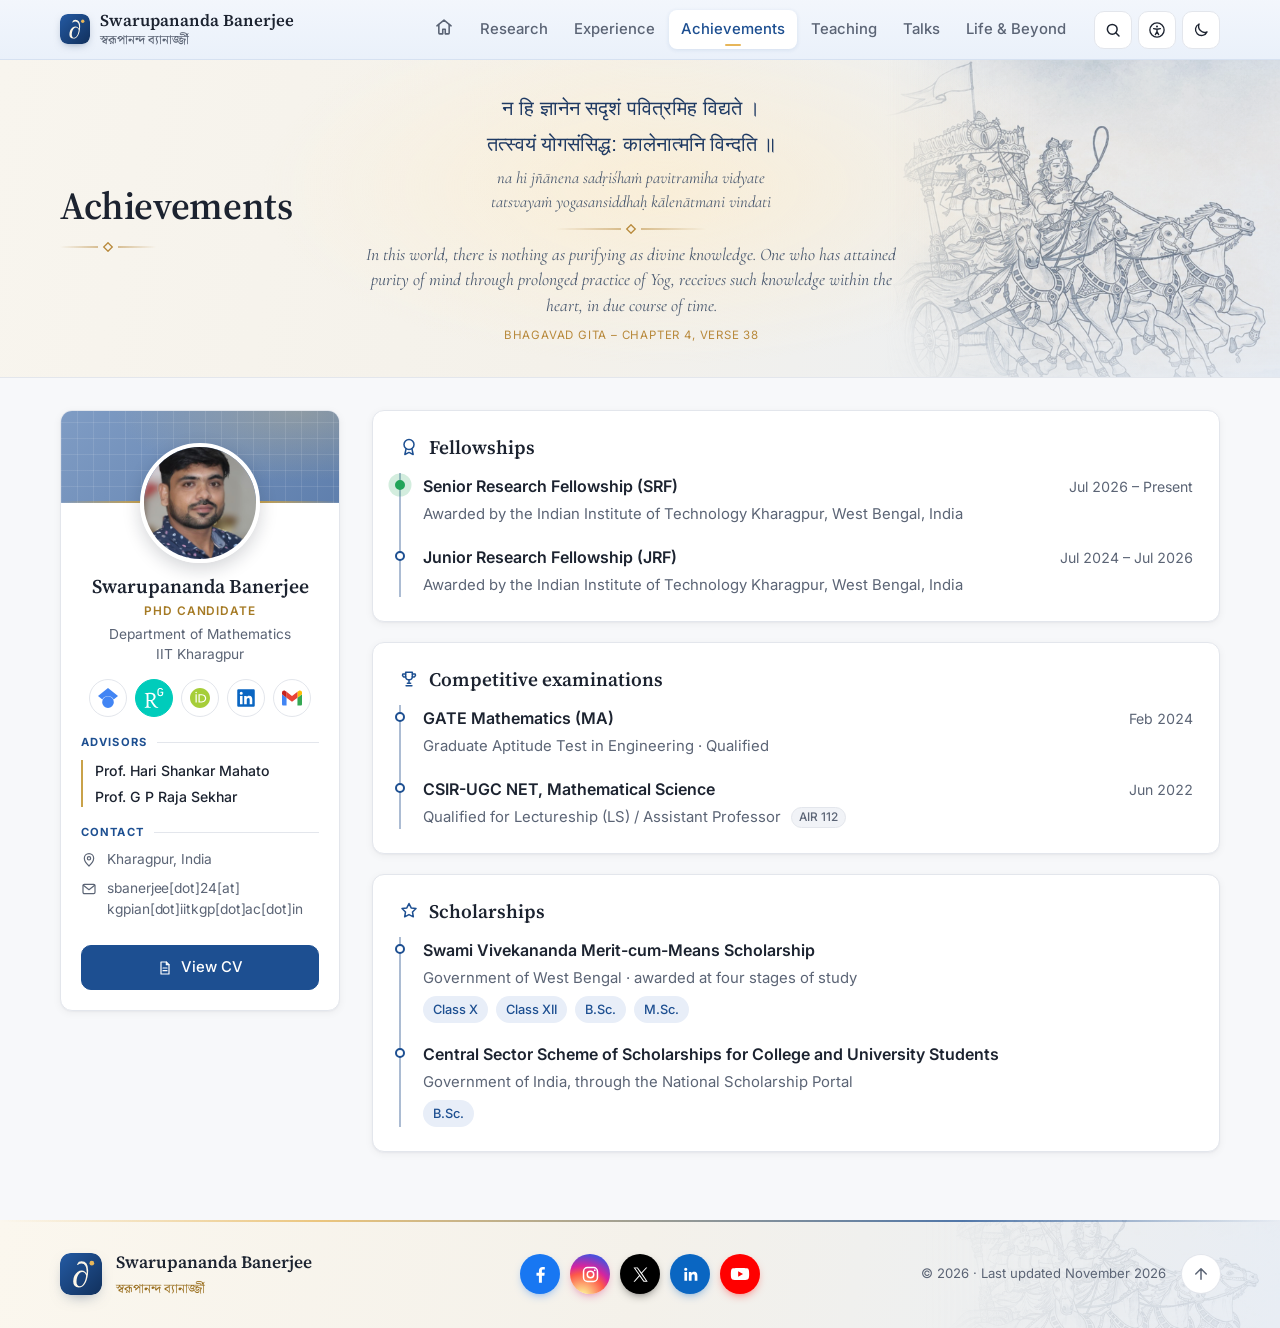
<file: achievements.html>
<!DOCTYPE html>
<html lang="en" data-theme="light">
<head>
<!-- ================================================================
     PAGE SETTINGS. Usually you only need to change <title> and
     the "description" text below. Everything else can stay as it is.
     ================================================================ -->
<meta charset="utf-8">
<meta name="viewport" content="width=device-width, initial-scale=1">
<title>Achievements · Swarupananda Banerjee</title>
<meta name="description" content="Achievements of Swarupananda Banerjee: research fellowships at IIT Kharagpur, CSIR-UGC NET (AIR 112), GATE Mathematics, and the Swami Vivekananda Merit-cum-Means and Central Sector scholarships.">
<meta name="author" content="Swarupananda Banerjee">
<link rel="canonical" href="https://swarupanandabanerjee.github.io/achievements.html">

<!-- Social media preview (LinkedIn, WhatsApp, X, etc.) -->
<meta property="og:type" content="website">
<meta property="og:site_name" content="Swarupananda Banerjee">
<meta property="og:title" content="Achievements · Swarupananda Banerjee">
<meta property="og:description" content="Achievements of Swarupananda Banerjee: research fellowships at IIT Kharagpur, CSIR-UGC NET (AIR 112), GATE Mathematics, and the Swami Vivekananda Merit-cum-Means and Central Sector scholarships.">
<meta property="og:url" content="https://swarupanandabanerjee.github.io/achievements.html">
<meta property="og:image" content="https://swarupanandabanerjee.github.io/profile-full.jpg">
<meta name="twitter:card" content="summary">
<meta name="theme-color" content="#1d4f91">
<link rel="icon" href="favicon.svg" type="image/svg+xml">
<link rel="icon" href="favicon-48.png" type="image/png" sizes="48x48">
<link rel="apple-touch-icon" href="apple-touch-icon.png">

<!-- Light/dark mode: apply saved choice before the page draws (prevents a flash) -->
<script>(function(){var t;try{t=localStorage.getItem('theme');}catch(e){}if(!t){t=window.matchMedia&&matchMedia('(prefers-color-scheme: dark)').matches?'dark':'light';}document.documentElement.setAttribute('data-theme',t);})();</script>
<script>(function(){try{var a=JSON.parse(localStorage.getItem('a11y'))||{},c=document.documentElement.classList;if(a.size)c.add('a11y-size-'+a.size);['contrast','font','spacing','links','still'].forEach(function(k){if(a[k])c.add('a11y-'+k)});}catch(e){}})();</script>

<!-- Fonts and styles -->
<link rel="preconnect" href="https://fonts.googleapis.com">
<link rel="preconnect" href="https://fonts.gstatic.com" crossorigin>
<link rel="stylesheet" href="https://fonts.googleapis.com/css2?family=Inter:wght@400;500;600&family=Source+Serif+4:opsz,wght@8..60,600&display=swap">
<link rel="stylesheet" href="style.css">
</head>
<body>
<a class="skip-link" href="#main">Skip to content</a>

<!-- Top menu bar: built automatically from site.js -->
<header id="site-header">
  <noscript><nav style="padding:12px 20px"><a href="index.html">About</a> · <a href="research.html">Research</a> · <a href="publications.html">Publications</a> · <a href="education.html">Education</a> · <a href="experience.html">Experience</a> · <a href="achievements.html">Achievements</a> · <a href="talks.html">Talks</a> · <a href="teaching.html">Teaching</a> · <a href="cv.html">CV</a> · <a href="contact.html">Contact</a></nav></noscript>
</header>

<!-- PAGE TITLE BAND (title on the left, verse on the right) -->
<section class="page-band" aria-label="Page title">
  <div class="pb-inner">
    <div class="pb-title">
      <h1>Achievements</h1>
    </div>
    <!-- ✏️ The verse is written in quote.js (entry "gita-4-38"). Change the name to pick another verse; delete this line for none. -->
    <div class="pb-verse" data-verse="gita-4-38"></div>
  </div>
</section>

<div class="layout">
  <!-- Left sidebar (photo, name, links): built automatically from site.js -->
  <aside id="site-sidebar" aria-label="Profile"></aside>

  <main id="main" class="main">


    <!-- ✏️ FELLOWSHIPS: each <li class="entry"> … </li> is one fellowship (newest at the top).
         class="entry is-live" shows the pulsing "current" dot; remove " is-live" when it ends. -->
    <section class="card">
      <h2 class="card-title"><svg viewBox="0 0 24 24" aria-hidden="true" fill="none" stroke="currentColor" stroke-width="1.8" stroke-linecap="round" stroke-linejoin="round"><circle cx="12" cy="9" r="6"/><path d="m8.5 14-1.5 7 5-2.5 5 2.5-1.5-7"/></svg>Fellowships</h2>
      <ul class="entries">
        <li class="entry is-live">
          <div class="entry-head"><p class="entry-title">Senior Research Fellowship (SRF)</p><span class="entry-date">Jul 2026 &ndash; Present</span></div>
          <p class="entry-sub">Awarded by the Indian Institute of Technology Kharagpur, West Bengal, India</p>
        </li>
        <li class="entry">
          <div class="entry-head"><p class="entry-title">Junior Research Fellowship (JRF)</p><span class="entry-date">Jul 2024 &ndash; Jul 2026</span></div>
          <p class="entry-sub">Awarded by the Indian Institute of Technology Kharagpur, West Bengal, India</p>
        </li>
      </ul>
    </section>

    <!-- ✏️ EXAMINATIONS: each <li class="entry"> … </li> is one exam (newest at the top).
         Copy a whole block to add another; delete one to remove it.
         The small grey rank label is the <span class="soft-rank"> … </span> part (optional). -->
    <section class="card">
      <h2 class="card-title"><svg viewBox="0 0 24 24" aria-hidden="true" fill="none" stroke="currentColor" stroke-width="1.8" stroke-linecap="round" stroke-linejoin="round"><path d="M8 4h8v5a4 4 0 0 1-8 0V4Z"/><path d="M8 6H4.5a2.5 2.5 0 0 0 3.5 3.3M16 6h3.5A2.5 2.5 0 0 1 16 9.3M12 13v4M8.5 20h7M10 17h4"/></svg>Competitive examinations</h2>
      <ul class="entries">
        <li class="entry">
          <div class="entry-head"><p class="entry-title">GATE Mathematics (MA)</p><span class="entry-date">Feb 2024</span></div>
          <p class="entry-sub">Graduate Aptitude Test in Engineering &middot; Qualified</p>
        </li>
        <li class="entry">
          <div class="entry-head"><p class="entry-title">CSIR-UGC NET, Mathematical Science</p><span class="entry-date">Jun 2022</span></div>
          <p class="entry-sub">Qualified for Lectureship (LS) / Assistant Professor <span class="soft-rank">AIR 112</span></p>
        </li>
      </ul>
    </section>

    <!-- ✏️ SCHOLARSHIPS: each <li class="entry"> … </li> is one scholarship.
         The small labels (Class X, B.Sc. …) are the <li><span class="tag">…</span></li> lines. -->
    <section class="card">
      <h2 class="card-title"><svg viewBox="0 0 24 24" aria-hidden="true" fill="none" stroke="currentColor" stroke-width="1.8" stroke-linecap="round" stroke-linejoin="round"><path d="M12 3 14.6 8.3 20.4 9.1 16.2 13.2 17.2 19 12 16.3 6.8 19 7.8 13.2 3.6 9.1 9.4 8.3 12 3Z"/></svg>Scholarships</h2>
      <ul class="entries">
        <li class="entry">
          <div class="entry-head"><p class="entry-title">Swami Vivekananda Merit-cum-Means Scholarship</p></div>
          <p class="entry-sub">Government of West Bengal &middot; awarded at four stages of study</p>
          <ul class="tags stage-tags">
            <li><span class="tag">Class X</span></li>
            <li><span class="tag">Class XII</span></li>
            <li><span class="tag">B.Sc.</span></li>
            <li><span class="tag">M.Sc.</span></li>
          </ul>
        </li>
        <li class="entry">
          <div class="entry-head"><p class="entry-title">Central Sector Scheme of Scholarships for College and University Students</p></div>
          <p class="entry-sub">Government of India, through the National Scholarship Portal</p>
          <ul class="tags stage-tags">
            <li><span class="tag">B.Sc.</span></li>
          </ul>
        </li>
      </ul>
    </section>

  </main>
</div>

<!-- Footer: built automatically from site.js -->
<footer id="site-footer"></footer>
<script src="site.js"></script>
<script src="quote.js"></script>
</body>
</html>
</file>
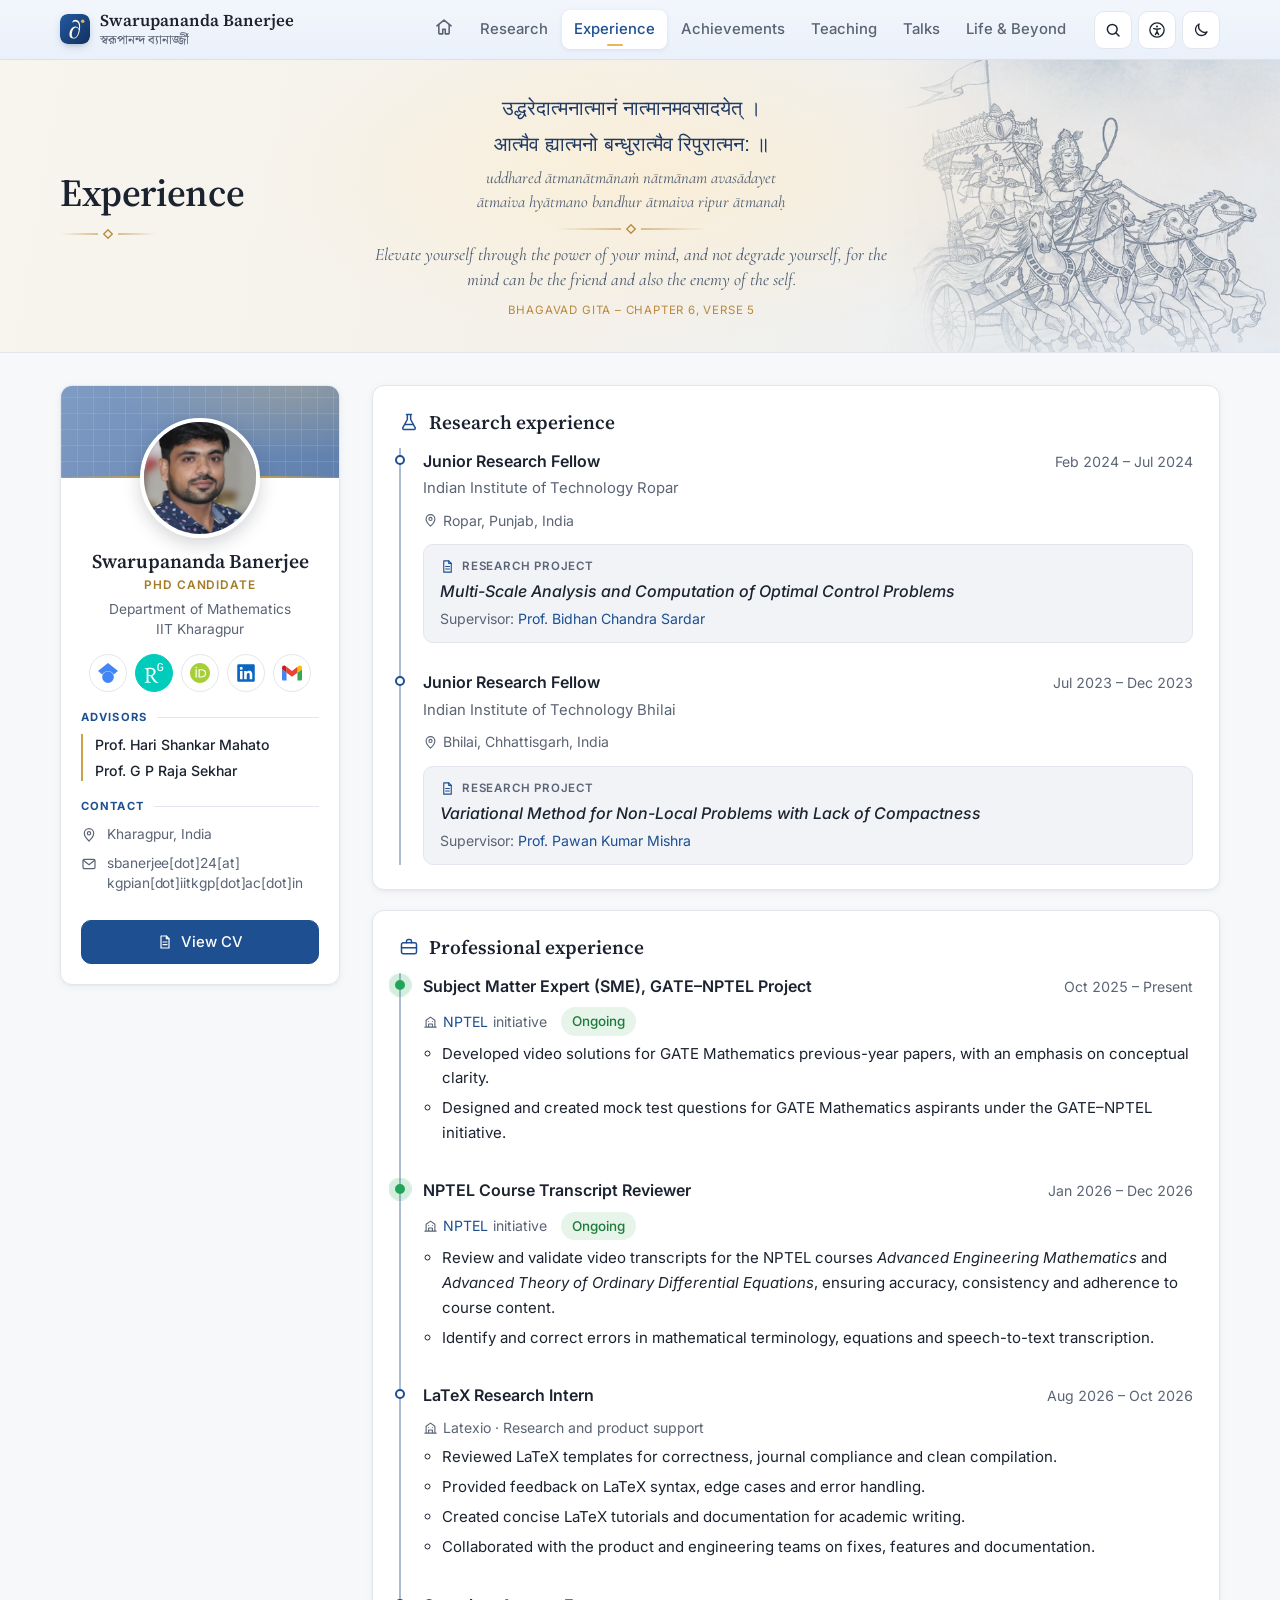
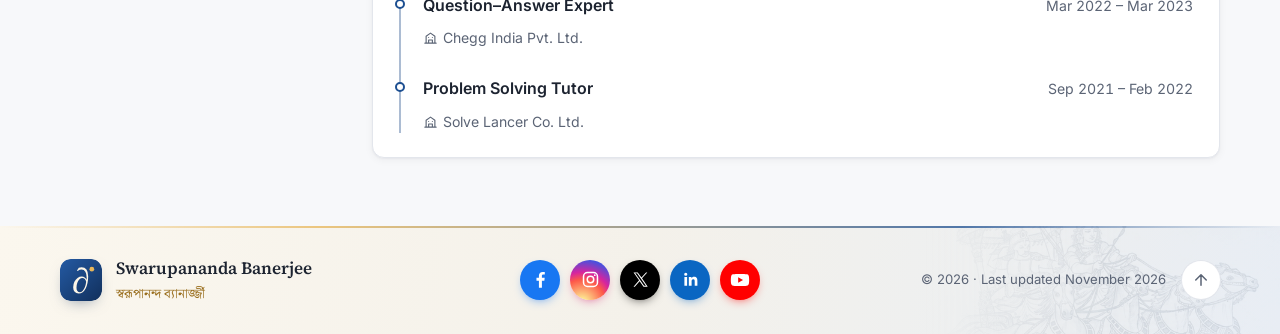
<file: experience.html>
<!DOCTYPE html>
<html lang="en" data-theme="light">
<head>
<!-- ================================================================
     PAGE SETTINGS. Usually you only need to change <title> and
     the "description" text below. Everything else can stay as it is.
     ================================================================ -->
<meta charset="utf-8">
<meta name="viewport" content="width=device-width, initial-scale=1">
<title>Experience · Swarupananda Banerjee</title>
<meta name="description" content="Experience of Swarupananda Banerjee: Junior Research Fellow at IIT Ropar and IIT Bhilai, and professional roles with Latexio, the GATE-NPTEL project, NPTEL, Chegg and Solve Lancer.">
<meta name="author" content="Swarupananda Banerjee">
<link rel="canonical" href="https://swarupanandabanerjee.github.io/experience.html">

<!-- Social media preview (LinkedIn, WhatsApp, X, etc.) -->
<meta property="og:type" content="website">
<meta property="og:site_name" content="Swarupananda Banerjee">
<meta property="og:title" content="Experience · Swarupananda Banerjee">
<meta property="og:description" content="Experience of Swarupananda Banerjee: Junior Research Fellow at IIT Ropar and IIT Bhilai, and professional roles with Latexio, the GATE-NPTEL project, NPTEL, Chegg and Solve Lancer.">
<meta property="og:url" content="https://swarupanandabanerjee.github.io/experience.html">
<meta property="og:image" content="https://swarupanandabanerjee.github.io/profile-full.jpg">
<meta name="twitter:card" content="summary">
<meta name="theme-color" content="#1d4f91">
<link rel="icon" href="favicon.svg" type="image/svg+xml">
<link rel="icon" href="favicon-48.png" type="image/png" sizes="48x48">
<link rel="apple-touch-icon" href="apple-touch-icon.png">

<!-- Light/dark mode: apply saved choice before the page draws (prevents a flash) -->
<script>(function(){var t;try{t=localStorage.getItem('theme');}catch(e){}if(!t){t=window.matchMedia&&matchMedia('(prefers-color-scheme: dark)').matches?'dark':'light';}document.documentElement.setAttribute('data-theme',t);})();</script>
<script>(function(){try{var a=JSON.parse(localStorage.getItem('a11y'))||{},c=document.documentElement.classList;if(a.size)c.add('a11y-size-'+a.size);['contrast','font','spacing','links','still'].forEach(function(k){if(a[k])c.add('a11y-'+k)});}catch(e){}})();</script>

<!-- Fonts and styles -->
<link rel="preconnect" href="https://fonts.googleapis.com">
<link rel="preconnect" href="https://fonts.gstatic.com" crossorigin>
<link rel="stylesheet" href="https://fonts.googleapis.com/css2?family=Inter:wght@400;500;600&family=Source+Serif+4:opsz,wght@8..60,600&display=swap">
<link rel="stylesheet" href="style.css">
</head>
<body>
<a class="skip-link" href="#main">Skip to content</a>

<!-- Top menu bar: built automatically from site.js -->
<header id="site-header">
  <noscript><nav style="padding:12px 20px"><a href="index.html">About</a> · <a href="research.html">Research</a> · <a href="publications.html">Publications</a> · <a href="education.html">Education</a> · <a href="experience.html">Experience</a> · <a href="achievements.html">Achievements</a> · <a href="talks.html">Talks</a> · <a href="teaching.html">Teaching</a> · <a href="cv.html">CV</a> · <a href="contact.html">Contact</a></nav></noscript>
</header>

<!-- PAGE TITLE BAND (title on the left, verse on the right) -->
<section class="page-band" aria-label="Page title">
  <div class="pb-inner">
    <div class="pb-title">
      <h1>Experience</h1>
    </div>
    <!-- ✏️ The verse is written in quote.js (entry "gita-6-5"). Change the name to pick another verse; delete this line for none. -->
    <div class="pb-verse" data-verse="gita-6-5"></div>
  </div>
</section>

<div class="layout">
  <!-- Left sidebar (photo, name, links): built automatically from site.js -->
  <aside id="site-sidebar" aria-label="Profile"></aside>

  <main id="main" class="main">


    <!-- ✏️ RESEARCH EXPERIENCE: each <li class="entry edu"> … </li> is one position (newest at the top).
         To add one, copy a whole block from <li class="entry edu"> to its </li> and edit the text.
         To link a supervisor's name, wrap it like this:
         <a href="https://…" target="_blank" rel="noopener">Prof. Name</a> -->
    <section class="card" id="research-experience">
      <h2 class="card-title"><svg viewBox="0 0 24 24" aria-hidden="true" fill="none" stroke="currentColor" stroke-width="1.8" stroke-linecap="round" stroke-linejoin="round"><path d="M9 3h6M10 3v6L4.5 19a1.5 1.5 0 0 0 1.3 2h12.4a1.5 1.5 0 0 0 1.3-2L14 9V3"/><path d="M7 15h10"/></svg>Research experience</h2>
      <ul class="entries">

        <li class="entry edu">
          <div class="entry-head"><p class="entry-title">Junior Research Fellow</p><span class="entry-date">Feb 2024 &ndash; Jul 2024</span></div>
          <p class="entry-sub">Indian Institute of Technology Ropar</p>
          <p class="edu-meta"><span class="edu-place"><svg viewBox="0 0 24 24" aria-hidden="true" fill="none" stroke="currentColor" stroke-width="1.8" stroke-linecap="round" stroke-linejoin="round"><path d="M12 21s-7-6.2-7-11.5A7 7 0 0 1 19 9.5C19 14.8 12 21 12 21Z"/><circle cx="12" cy="9.5" r="2.5"/></svg>Ropar, Punjab, India</span></p>
          <div class="edu-project">
            <p class="ep-label"><svg viewBox="0 0 24 24" aria-hidden="true" fill="none" stroke="currentColor" stroke-width="1.8" stroke-linecap="round" stroke-linejoin="round"><path d="M14 3H6v18h12V7l-4-4Z"/><path d="M14 3v4h4M9 12h6M9 16h6"/></svg>Research project</p>
            <p class="ep-title">Multi-Scale Analysis and Computation of Optimal Control Problems</p>
            <p class="ep-sub">Supervisor: <a href="https://math.iitm.ac.in/innerfaculty.php?fname=Bidhan%20Chandra%20Sardar" target="_blank" rel="noopener">Prof. Bidhan Chandra Sardar</a></p>
          </div>
        </li>

        <li class="entry edu">
          <div class="entry-head"><p class="entry-title">Junior Research Fellow</p><span class="entry-date">Jul 2023 &ndash; Dec 2023</span></div>
          <p class="entry-sub">Indian Institute of Technology Bhilai</p>
          <p class="edu-meta"><span class="edu-place"><svg viewBox="0 0 24 24" aria-hidden="true" fill="none" stroke="currentColor" stroke-width="1.8" stroke-linecap="round" stroke-linejoin="round"><path d="M12 21s-7-6.2-7-11.5A7 7 0 0 1 19 9.5C19 14.8 12 21 12 21Z"/><circle cx="12" cy="9.5" r="2.5"/></svg>Bhilai, Chhattisgarh, India</span></p>
          <div class="edu-project">
            <p class="ep-label"><svg viewBox="0 0 24 24" aria-hidden="true" fill="none" stroke="currentColor" stroke-width="1.8" stroke-linecap="round" stroke-linejoin="round"><path d="M14 3H6v18h12V7l-4-4Z"/><path d="M14 3v4h4M9 12h6M9 16h6"/></svg>Research project</p>
            <p class="ep-title">Variational Method for Non-Local Problems with Lack of Compactness</p>
            <p class="ep-sub">Supervisor: <a href="https://www.iitbhilai.ac.in/index.php?pid=pawan" target="_blank" rel="noopener">Prof. Pawan Kumar Mishra</a></p>
          </div>
        </li>

      </ul>
    </section>

    <!-- ✏️ PROFESSIONAL EXPERIENCE: each <li class="entry edu"> … </li> is one role (newest at the top).
         class="entry edu is-live" gives the pulsing "current" dot; remove " is-live" (and the
         <span class="pill pill-live">Ongoing</span>) when a role ends, and change "Present" to the end date.
         Delete the <ul> … </ul> list if a role has no bullet points. -->
    <section class="card" id="professional-experience">
      <h2 class="card-title"><svg viewBox="0 0 24 24" aria-hidden="true" fill="none" stroke="currentColor" stroke-width="1.8" stroke-linecap="round" stroke-linejoin="round"><rect x="3" y="7" width="18" height="13" rx="2"/><path d="M9 7V5a2 2 0 0 1 2-2h2a2 2 0 0 1 2 2v2M3 13h18"/></svg>Professional experience</h2>
      <ul class="entries">

        <li class="entry edu is-live">
          <div class="entry-head"><p class="entry-title">Subject Matter Expert (SME), GATE&ndash;NPTEL Project</p><span class="entry-date">Oct 2025 &ndash; Present</span></div>
          <p class="edu-meta"><span class="edu-place"><svg viewBox="0 0 24 24" aria-hidden="true" fill="none" stroke="currentColor" stroke-width="1.8" stroke-linecap="round" stroke-linejoin="round"><path d="M3 21h18M5 21V10l7-5 7 5v11M9 21v-5h6v5M9 12h.01M15 12h.01"/></svg><a href="https://nptel.ac.in" target="_blank" rel="noopener">NPTEL</a> initiative</span><span class="pill pill-live">Ongoing</span></p>
          <ul>
            <li>Developed video solutions for GATE Mathematics previous-year papers, with an emphasis on conceptual clarity.</li>
            <li>Designed and created mock test questions for GATE Mathematics aspirants under the GATE&ndash;NPTEL initiative.</li>
          </ul>
        </li>

        <li class="entry edu is-live">
          <div class="entry-head"><p class="entry-title">NPTEL Course Transcript Reviewer</p><span class="entry-date">Jan 2026 &ndash; Dec 2026</span></div>
          <p class="edu-meta"><span class="edu-place"><svg viewBox="0 0 24 24" aria-hidden="true" fill="none" stroke="currentColor" stroke-width="1.8" stroke-linecap="round" stroke-linejoin="round"><path d="M3 21h18M5 21V10l7-5 7 5v11M9 21v-5h6v5M9 12h.01M15 12h.01"/></svg><a href="https://nptel.ac.in" target="_blank" rel="noopener">NPTEL</a> initiative</span><span class="pill pill-live">Ongoing</span></p>
          <ul>
            <li>Review and validate video transcripts for the NPTEL courses <em>Advanced Engineering Mathematics</em> and <em>Advanced Theory of Ordinary Differential Equations</em>, ensuring accuracy, consistency and adherence to course content.</li>
            <li>Identify and correct errors in mathematical terminology, equations and speech-to-text transcription.</li>
          </ul>
        </li>

        <li class="entry edu">
          <div class="entry-head"><p class="entry-title">LaTeX Research Intern</p><span class="entry-date">Aug 2026 &ndash; Oct 2026</span></div>
          <p class="edu-meta"><span class="edu-place"><svg viewBox="0 0 24 24" aria-hidden="true" fill="none" stroke="currentColor" stroke-width="1.8" stroke-linecap="round" stroke-linejoin="round"><path d="M3 21h18M5 21V10l7-5 7 5v11M9 21v-5h6v5M9 12h.01M15 12h.01"/></svg>Latexio &middot; Research and product support</span></p>
          <ul>
            <li>Reviewed LaTeX templates for correctness, journal compliance and clean compilation.</li>
            <li>Provided feedback on LaTeX syntax, edge cases and error handling.</li>
            <li>Created concise LaTeX tutorials and documentation for academic writing.</li>
            <li>Collaborated with the product and engineering teams on fixes, features and documentation.</li>
          </ul>
        </li>

        <li class="entry edu">
          <div class="entry-head"><p class="entry-title">Question&ndash;Answer Expert</p><span class="entry-date">Mar 2022 &ndash; Mar 2023</span></div>
          <p class="edu-meta"><span class="edu-place"><svg viewBox="0 0 24 24" aria-hidden="true" fill="none" stroke="currentColor" stroke-width="1.8" stroke-linecap="round" stroke-linejoin="round"><path d="M3 21h18M5 21V10l7-5 7 5v11M9 21v-5h6v5M9 12h.01M15 12h.01"/></svg>Chegg India Pvt. Ltd.</span></p>
        </li>

        <li class="entry edu">
          <div class="entry-head"><p class="entry-title">Problem Solving Tutor</p><span class="entry-date">Sep 2021 &ndash; Feb 2022</span></div>
          <p class="edu-meta"><span class="edu-place"><svg viewBox="0 0 24 24" aria-hidden="true" fill="none" stroke="currentColor" stroke-width="1.8" stroke-linecap="round" stroke-linejoin="round"><path d="M3 21h18M5 21V10l7-5 7 5v11M9 21v-5h6v5M9 12h.01M15 12h.01"/></svg>Solve Lancer Co. Ltd.</span></p>
        </li>

      </ul>
    </section>

  </main>
</div>

<!-- Footer: built automatically from site.js -->
<footer id="site-footer"></footer>
<script src="site.js"></script>
<script src="quote.js"></script>
</body>
</html>
</file>
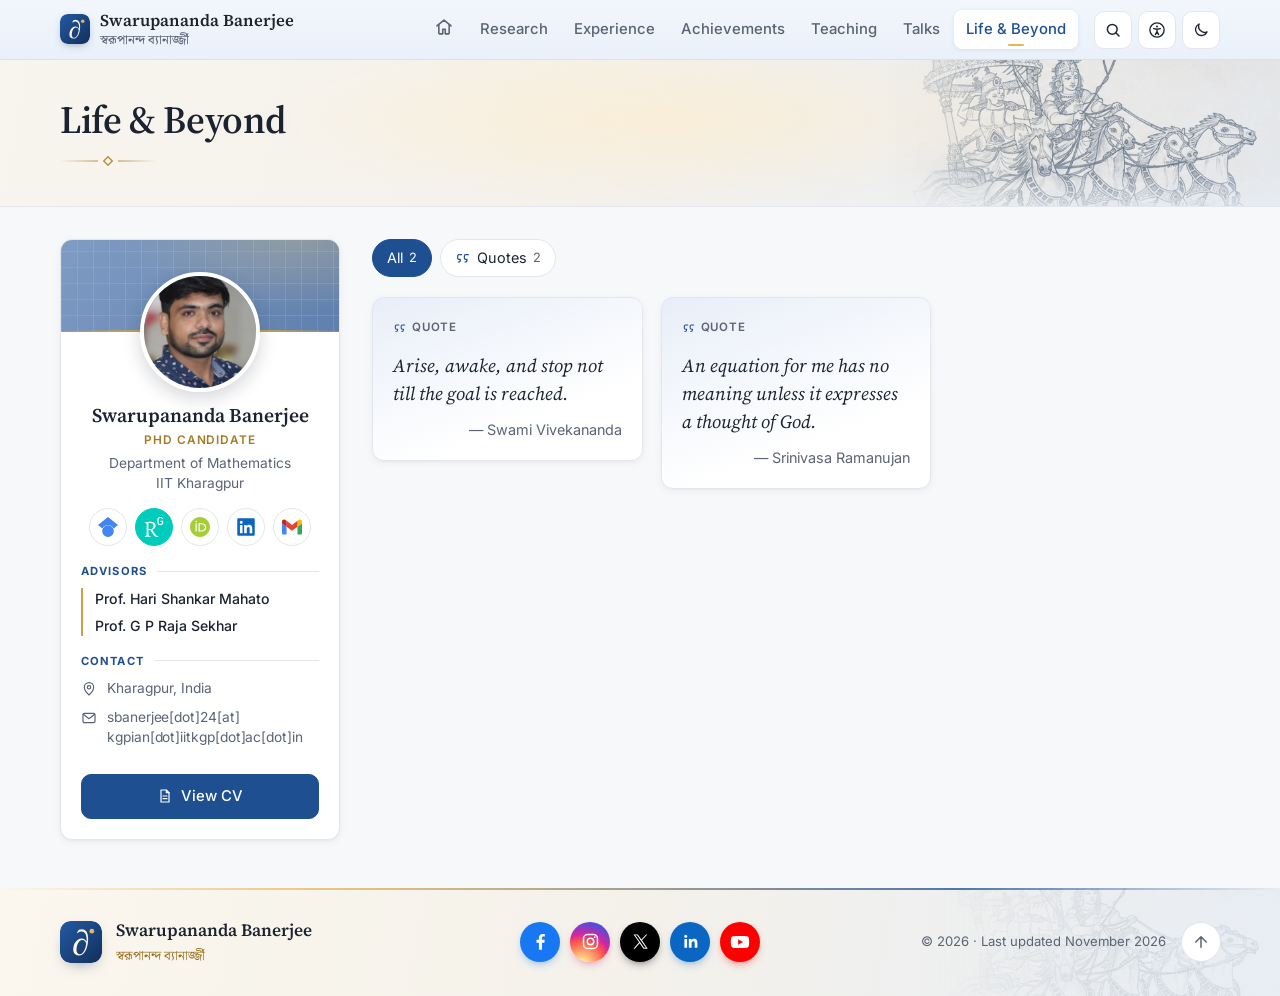
<file: life.html>
<!DOCTYPE html>
<html lang="en" data-theme="light">
<head>
<!-- ================================================================
     PAGE SETTINGS. Usually you only need to change <title> and
     the "description" text below. Everything else can stay as it is.
     ================================================================ -->
<meta charset="utf-8">
<meta name="viewport" content="width=device-width, initial-scale=1">
<title>Life &amp; Beyond · Swarupananda Banerjee</title>
<meta name="description" content="Life beyond research: photographs, travels, favourite quotations and vlogs of Swarupananda Banerjee.">
<meta name="author" content="Swarupananda Banerjee">
<link rel="canonical" href="https://swarupanandabanerjee.github.io/life.html">

<!-- Social media preview (LinkedIn, WhatsApp, X, etc.) -->
<meta property="og:type" content="website">
<meta property="og:site_name" content="Swarupananda Banerjee">
<meta property="og:title" content="Life &amp; Beyond · Swarupananda Banerjee">
<meta property="og:description" content="Life beyond research: photographs, travels, favourite quotations and vlogs of Swarupananda Banerjee.">
<meta property="og:url" content="https://swarupanandabanerjee.github.io/life.html">
<meta property="og:image" content="https://swarupanandabanerjee.github.io/profile-full.jpg">
<meta name="twitter:card" content="summary">
<meta name="theme-color" content="#1d4f91">
<link rel="icon" href="favicon.svg" type="image/svg+xml">
<link rel="icon" href="favicon-48.png" type="image/png" sizes="48x48">
<link rel="apple-touch-icon" href="apple-touch-icon.png">

<!-- Light/dark mode: apply saved choice before the page draws (prevents a flash) -->
<script>(function(){var t;try{t=localStorage.getItem('theme');}catch(e){}if(!t){t=window.matchMedia&&matchMedia('(prefers-color-scheme: dark)').matches?'dark':'light';}document.documentElement.setAttribute('data-theme',t);})();</script>
<script>(function(){try{var a=JSON.parse(localStorage.getItem('a11y'))||{},c=document.documentElement.classList;if(a.size)c.add('a11y-size-'+a.size);['contrast','font','spacing','links','still'].forEach(function(k){if(a[k])c.add('a11y-'+k)});}catch(e){}})();</script>

<!-- Fonts and styles -->
<link rel="preconnect" href="https://fonts.googleapis.com">
<link rel="preconnect" href="https://fonts.gstatic.com" crossorigin>
<link rel="stylesheet" href="https://fonts.googleapis.com/css2?family=Inter:wght@400;500;600&family=Source+Serif+4:opsz,wght@8..60,600&display=swap">
<link rel="stylesheet" href="style.css">

<!-- Life & Beyond page only -->
<style>
.m-filters { display: flex; flex-wrap: wrap; gap: 8px; margin: 0 0 20px; }
.m-chip { display: inline-flex; align-items: center; gap: 6px; padding: 6px 14px; border-radius: 999px; border: 1px solid var(--border); background: var(--surface); color: var(--text); font: inherit; font-size: .9rem; cursor: pointer; }
.m-chip svg { width: 16px; height: 16px; color: var(--accent); }
.m-chip span { color: var(--muted); font-size: .8rem; }
.m-chip:hover { border-color: var(--accent); }
.m-chip.is-on { background: var(--accent); border-color: var(--accent); color: var(--accent-text); }
.m-chip.is-on svg, .m-chip.is-on span { color: var(--accent-text); }
.m-grid { columns: 3 260px; column-gap: 18px; }
.m-card { break-inside: avoid; margin: 0 0 18px; background: var(--surface); border: 1px solid var(--border); border-radius: var(--radius); box-shadow: var(--shadow); overflow: hidden; }
.m-card[hidden] { display: none; }
.m-media { display: block; position: relative; width: 100%; padding: 0; border: 0; background: var(--surface-2); cursor: zoom-in; }
.m-media img { display: block; width: 100%; height: auto; transition: transform .35s ease; }
.m-card:hover .m-media img { transform: scale(1.03); }
.m-vlog .m-media { cursor: pointer; aspect-ratio: 16 / 9; overflow: hidden; }
.m-vlog .m-media img { height: 100%; object-fit: cover; }
.m-play { position: absolute; inset: 0; margin: auto; width: 58px; height: 58px; border-radius: 50%; background: rgba(0,0,0,.55); color: #fff; display: grid; place-items: center; }
.m-play svg { width: 26px; height: 26px; margin-left: 3px; }
.m-body { padding: 14px 16px 16px; }
.m-body h3 { margin: 6px 0 2px; font-size: 1.02rem; line-height: 1.35; }
.m-kind { display: inline-flex; align-items: center; gap: 5px; font-size: .72rem; font-weight: 600; letter-spacing: .07em; text-transform: uppercase; color: var(--muted); }
.m-kind svg { width: 14px; height: 14px; color: var(--accent); }
.m-caption { margin: 6px 0 0; line-height: 1.45; }
.m-meta { display: flex; flex-wrap: wrap; gap: 4px 12px; margin: 6px 0 0; font-size: .85rem; color: var(--muted); }
.m-place { display: inline-flex; align-items: center; gap: 4px; }
.m-place svg { width: 14px; height: 14px; }
.m-text { margin: 8px 0 0; font-size: .93rem; line-height: 1.55; }
.m-quote { padding: 18px 20px 18px; background: linear-gradient(160deg, var(--accent-soft), var(--surface) 70%); }
.m-quote blockquote { margin: 10px 0 0; padding: 0; border: 0; position: relative; }
.m-quote blockquote p { margin: 0; font-family: "Source Serif 4", Georgia, serif; font-size: 1.16rem; line-height: 1.5; font-style: italic; }
.m-author { margin: 10px 0 0; text-align: right; font-size: .9rem; color: var(--muted); }
.m-empty { color: var(--muted); }
/* lightbox */
.m-lightbox { width: min(1000px, calc(100vw - 32px)); max-height: calc(100vh - 40px); padding: 0; border: 0; border-radius: 14px; background: #0f141b; color: #e5e9f0; overflow: hidden; }
.m-lightbox::backdrop { background: rgba(8, 10, 14, .82); }
.lb-stage img { display: block; max-width: 100%; max-height: calc(100vh - 120px); margin: 0 auto; }
.lb-video { position: relative; aspect-ratio: 16 / 9; }
.lb-video iframe { position: absolute; inset: 0; width: 100%; height: 100%; border: 0; }
.lb-caption { margin: 0; padding: 12px 52px 14px 18px; font-size: .92rem; color: #b9c2cf; }
.lb-caption strong { color: #fff; font-weight: 600; }
.lb-close { position: absolute; top: 10px; right: 10px; z-index: 2; width: 36px; height: 36px; border: 0; border-radius: 50%; background: rgba(0,0,0,.55); color: #fff; font-size: 1.5rem; line-height: 1; cursor: pointer; }
@media (max-width: 640px) { .m-grid { columns: 1; } }
</style>
</head>
<body>
<a class="skip-link" href="#main">Skip to content</a>

<!-- Top menu bar: built automatically from site.js -->
<header id="site-header">
  <noscript><nav style="padding:12px 20px"><a href="index.html">About</a> · <a href="research.html">Research</a> · <a href="publications.html">Publications</a> · <a href="education.html">Education</a> · <a href="life.html">Experience</a> · <a href="achievements.html">Achievements</a> · <a href="talks.html">Talks</a> · <a href="teaching.html">Teaching</a> · <a href="cv.html">CV</a> · <a href="contact.html">Contact</a></nav></noscript>
</header>

<!-- PAGE TITLE BAND (title on the left) -->
<section class="page-band pb-plain" aria-label="Page title">
  <div class="pb-inner">
    <div class="pb-title">
      <h1>Life &amp; Beyond</h1>
    </div>
  </div>
</section>

<div class="layout">
  <!-- Left sidebar (photo, name, links): built automatically from site.js -->
  <aside id="site-sidebar" aria-label="Profile"></aside>

  <main id="main" class="main">


    <!-- ✏️ Nothing to edit here. Everything on this page comes from moments.js
         (open that file to add photos, travels, quotes or vlogs). -->
    <div class="m-filters" id="moments-filters" role="toolbar" aria-label="Filter"></div>
    <div class="m-grid" id="moments-grid">
      <noscript><p class="m-empty">Please enable JavaScript to see this page.</p></noscript>
    </div>

    <dialog class="m-lightbox" id="moments-lightbox" aria-label="Viewer">
      <button type="button" class="lb-close" aria-label="Close">&times;</button>
      <div class="lb-stage"></div>
      <p class="lb-caption"></p>
    </dialog>

  </main>
</div>

<!-- Footer: built automatically from site.js -->
<footer id="site-footer"></footer>
<script src="site.js"></script>
<script src="moments.js"></script>
</body>
</html>
</file>
<file: style.css>
/* =====================================================================
   Swarupananda Banerjee — personal academic website
   Main stylesheet. Colours are defined once at the top (light + dark),
   so you can change the whole look by editing a few lines here.
   ===================================================================== */

/* ---------- 1. Colour themes ---------- */
:root {
  --bg: #f7f8fa;
  --surface: #ffffff;
  --surface-2: #f1f3f7;
  --text: #1c2330;
  --muted: #5b6475;
  --border: #e3e6ec;
  --accent: #1d4f91;          /* main accent colour (links, highlights) */
  --accent-soft: #e8eef8;
  --accent-text: #ffffff;
  --shadow: 0 1px 2px rgba(16, 24, 40, .04), 0 2px 8px rgba(16, 24, 40, .05);
  --radius: 12px;
  --nav-h: 60px;
  --sidebar-w: 280px;
  --font-sans: "Inter", system-ui, -apple-system, "Segoe UI", Roboto, "Helvetica Neue", Arial, sans-serif;
  --font-serif: "Source Serif 4", "Source Serif Pro", Georgia, "Times New Roman", serif;
  color-scheme: light;
}

[data-theme="dark"] {
  --bg: #0f141b;
  --surface: #161d27;
  --surface-2: #1c2430;
  --text: #e5e9f0;
  --muted: #9aa5b5;
  --border: #263041;
  --accent: #7fb0ee;
  --accent-soft: #1b2a40;
  --accent-text: #0f141b;
  --shadow: 0 1px 2px rgba(0, 0, 0, .3), 0 2px 10px rgba(0, 0, 0, .25);
  color-scheme: dark;
}

/* ---------- 2. Base ---------- */
*, *::before, *::after { box-sizing: border-box; }
html { -webkit-text-size-adjust: 100%; scroll-padding-top: calc(var(--nav-h) + 16px); }
body {
  margin: 0;
  font-family: var(--font-sans);
  font-size: 16px;
  line-height: 1.65;
  color: var(--text);
  background: var(--bg);
  transition: background-color .2s ease, color .2s ease;
  display: flex; flex-direction: column; min-height: 100vh;
}
img { max-width: 100%; height: auto; display: block; }
a { color: var(--accent); text-decoration: none; }
a:hover { text-decoration: underline; text-underline-offset: 3px; }
h1, h2, h3, h4 { font-family: var(--font-serif); line-height: 1.25; margin: 0 0 .6em; font-weight: 600; }
h1 { font-size: 2rem; letter-spacing: -.01em; }
h2 { font-size: 1.4rem; }
h3 { font-size: 1.1rem; }
p { margin: 0 0 1em; }
ul, ol { padding-left: 1.25em; margin: 0 0 1em; }
li { margin-bottom: .35em; }
strong { font-weight: 600; }
hr { border: 0; border-top: 1px solid var(--border); margin: 1.5rem 0; }
:focus-visible { outline: 2px solid var(--accent); outline-offset: 2px; border-radius: 4px; }
.skip-link { position: absolute; left: -999px; top: 8px; background: var(--accent); color: var(--accent-text); padding: 8px 14px; border-radius: 8px; z-index: 100; }
.skip-link:focus { left: 8px; }

/* ---------- 3. Top navigation bar ---------- */
.topbar {
  position: sticky; top: 0; z-index: 50;
  height: var(--nav-h);
  background: color-mix(in srgb, var(--surface) 88%, transparent);
  backdrop-filter: saturate(160%) blur(10px);
  -webkit-backdrop-filter: saturate(160%) blur(10px);
  border-bottom: 1px solid var(--border);
}
.topbar-inner {
  max-width: 1200px; height: 100%; margin: 0 auto; padding: 0 20px;
  display: flex; align-items: center; gap: 16px;
}
.brand { font-family: var(--font-serif); font-weight: 600; font-size: 1.12rem; color: var(--text); white-space: nowrap; }
.brand:hover { text-decoration: none; color: var(--accent); }
.topbar nav { margin-left: auto; }   /* pushes the menu to the right edge of the content */
.nav-links { display: flex; gap: 2px; margin: 0 0 0 auto; padding: 0; list-style: none; }
.nav-links li { margin: 0; }
.nav-links a {
  display: block; padding: 7px 12px; border-radius: 8px;
  color: var(--muted); font-size: .93rem; font-weight: 500;
}
.nav-links a:hover { color: var(--text); background: var(--surface-2); text-decoration: none; }
.nav-links a.active { color: var(--accent); background: var(--accent-soft); }
.icon-btn {
  display: inline-flex; align-items: center; justify-content: center;
  width: 38px; height: 38px; border-radius: 10px; flex: none;
  border: 1px solid var(--border); background: var(--surface); color: var(--text); cursor: pointer;
}
.icon-btn:hover { background: var(--surface-2); }
.icon-btn svg { width: 18px; height: 18px; }
.theme-toggle .icon-sun { display: none; }
[data-theme="dark"] .theme-toggle .icon-sun { display: block; }
[data-theme="dark"] .theme-toggle .icon-moon { display: none; }
.menu-toggle { display: none; }

/* ---------- 4. Page layout (sidebar + main) ---------- */
.layout {
  flex: 1 0 auto; width: 100%;
  max-width: 1200px; margin: 0 auto; padding: 32px 20px 48px;
  display: grid; grid-template-columns: var(--sidebar-w) minmax(0, 1fr); gap: 32px; align-items: start;
}

/* Sidebar */
.sidebar {
  position: sticky; top: calc(var(--nav-h) + 24px);
  background: var(--surface); border: 1px solid var(--border); border-radius: var(--radius);
  box-shadow: var(--shadow); padding: 26px 22px; text-align: center;
}
.avatar {
  width: 150px; height: 150px; margin: 0 auto 16px; border-radius: 50%; object-fit: cover;
  border: 3px solid var(--surface); box-shadow: 0 0 0 2px var(--border);
}
.sidebar .name { font-family: var(--font-serif); font-size: 1.35rem; font-weight: 600; margin: 0 0 4px; line-height: 1.25; }
.sidebar.compact .name { font-size: 1.22rem; }   /* keeps the full name on one line */
.sidebar .position { color: var(--muted); font-size: .92rem; margin: 0 0 14px; line-height: 1.45; }
.sidebar .position a { color: inherit; }
.sidebar .position a.affil:hover { color: var(--accent); text-decoration: none; }
/* Advisors */
.sidebar-advisors {
  margin: 0 0 16px; padding: 12px 14px; border-radius: 10px;
  background: var(--surface-2); border: 1px solid var(--border); text-align: left;
}
.sa-label {
  display: flex; align-items: center; gap: 7px; margin: 0 0 6px;
  font-size: .72rem; font-weight: 600; letter-spacing: .07em; text-transform: uppercase; color: var(--muted);
}
.sa-label svg { width: 16px; height: 16px; color: var(--accent); flex: none; }
.sidebar-advisors ul { list-style: none; margin: 0; padding: 0; font-size: .9rem; line-height: 1.4; }
.sidebar-advisors li { margin: 0 0 3px; }
.sidebar-advisors li:last-child { margin-bottom: 0; }
.sidebar-advisors a { color: var(--text); font-weight: 500; }
.sidebar-advisors a:hover { color: var(--accent); }
.sidebar-meta { list-style: none; padding: 0; margin: 0 0 16px; text-align: left; font-size: .9rem; color: var(--muted); }
.sidebar-meta li { display: flex; gap: 10px; align-items: flex-start; margin: 0 0 8px; }
.sidebar-meta svg { width: 16px; height: 16px; flex: none; margin-top: 4px; color: var(--muted); }
.sidebar-meta a { color: var(--muted); overflow-wrap: anywhere; }
.sidebar-meta a:hover { color: var(--accent); }
.profile-links { display: flex; flex-wrap: wrap; justify-content: center; gap: 8px; padding-top: 16px; border-top: 1px solid var(--border); }
.profile-links a {
  position: relative; display: inline-flex; align-items: center; justify-content: center;
  width: 40px; height: 40px; border-radius: 10px; color: var(--accent);
  background: #fff; border: 1px solid var(--border);
  transition: border-color .15s, transform .15s, box-shadow .15s;
}
.profile-links a:hover, .profile-links a:focus-visible {
  border-color: var(--brand, var(--accent)); transform: translateY(-2px); box-shadow: var(--shadow); text-decoration: none;
}
.profile-links svg { width: 22px; height: 22px; }
/* official brand colours */
.profile-links .pl-scholar  { --brand: #4285f4; }
.profile-links .pl-orcid    { --brand: #a6ce39; }
.profile-links .pl-linkedin { --brand: #0a66c2; }
.profile-links .pl-orcid svg, .profile-links .pl-linkedin svg { width: 24px; height: 24px; }
.profile-links .pl-rg { --brand: #00ccbb; background: #00ccbb; border-color: #00ccbb; }
.profile-links .pl-rg svg { width: 20px; height: 20px; }
.profile-links .pl-x { --brand: #000; background: #000; border-color: #000; }
.profile-links .pl-x svg { width: 17px; height: 17px; }
.profile-links .pl-email { --brand: var(--accent); color: #1d4f91; }
.profile-links .pl-gmail { --brand: #ea4335; }
.profile-links .pl-gmail svg { width: 22px; height: 17px; }
[data-theme="dark"] .profile-links .pl-x { border-color: rgba(255, 255, 255, .25); }
/* hover labels */
.profile-links a[data-tip]::after {
  content: attr(data-tip); position: absolute; left: 50%; bottom: calc(100% + 8px); z-index: 5;
  transform: translate(-50%, 4px); white-space: nowrap; pointer-events: none;
  padding: 5px 9px; border-radius: 6px; font-size: .74rem; font-weight: 500; line-height: 1.3;
  background: #1c2330; color: #fff; box-shadow: 0 4px 14px rgba(0, 0, 0, .18);
  opacity: 0; transition: opacity .15s, transform .15s;
}
.profile-links a[data-tip]:hover::after, .profile-links a[data-tip]:focus-visible::after { opacity: 1; transform: translate(-50%, 0); }
[data-theme="dark"] .profile-links a[data-tip]::after { background: #e5e9f0; color: #0f141b; }
@media (hover: none) { .profile-links a[data-tip]::after { display: none; } }
.sidebar .cv-btn { margin-top: 16px; width: 100%; justify-content: center; }

/* Main */
.main { min-width: 0; }
.page-header { margin-bottom: 22px; }
.page-header h1 { margin-bottom: .25em; }
/* Line up the top of the page heading with the top of the sidebar card */
.layout:not(.home-layout) .page-header h1 { line-height: 1.15; margin-top: -.27em; margin-bottom: .32em; }
@supports (text-box: trim-both cap alphabetic) {
  .layout:not(.home-layout) .page-header h1 { text-box: trim-both cap alphabetic; margin-top: 0; margin-bottom: .55em; }
}
.page-header .lead { color: var(--muted); font-size: 1.05rem; margin: 0; }

/* ---------- 5. Cards & sections ---------- */
.card {
  background: var(--surface); border: 1px solid var(--border); border-radius: var(--radius);
  box-shadow: var(--shadow); padding: 24px 26px; margin-bottom: 20px;
}
.card > :last-child { margin-bottom: 0; }
.card-title { display: flex; align-items: center; gap: 10px; font-size: 1.2rem; margin-bottom: 14px; }
.card-title svg { width: 20px; height: 20px; color: var(--accent); flex: none; }
.grid-2 { display: grid; grid-template-columns: repeat(2, minmax(0, 1fr)); gap: 20px; margin-bottom: 20px; }
.grid-2 > .card { margin-bottom: 0; }
.muted { color: var(--muted); }
.small { font-size: .9rem; }

/* Tags / chips */
.tags { display: flex; flex-wrap: wrap; gap: 8px; margin: 0; padding: 0; list-style: none; }
.tags li { margin: 0; }
.tag {
  display: inline-block; padding: 4px 11px; border-radius: 999px; font-size: .84rem; font-weight: 500;
  background: var(--accent-soft); color: var(--accent);
}

/* Buttons */
.btn {
  display: inline-flex; align-items: center; gap: 8px; padding: 9px 16px; border-radius: 10px;
  font-weight: 500; font-size: .93rem; border: 1px solid var(--accent); cursor: pointer;
  background: var(--accent); color: var(--accent-text); font-family: inherit;
}
.btn:hover { text-decoration: none; filter: brightness(1.08); }
.btn.outline { background: transparent; color: var(--accent); }
.btn.outline:hover { background: var(--accent-soft); filter: none; }
.btn svg { width: 16px; height: 16px; }
.btn-row { display: flex; flex-wrap: wrap; gap: 10px; }

/* ---------- 6. Timeline / entries (education, experience, talks…) ---------- */
.entries { list-style: none; padding: 0; margin: 0; }
.entry { position: relative; padding: 0 0 18px 22px; margin: 0; border-left: 2px solid var(--border); }
.entry:last-child { padding-bottom: 0; }
.entry::before {
  content: ""; position: absolute; left: -6px; top: 7px; width: 10px; height: 10px; border-radius: 50%;
  background: var(--surface); border: 2px solid var(--accent);
}
.entry-head { display: flex; flex-wrap: wrap; justify-content: space-between; gap: 2px 16px; align-items: baseline; }
.entry-title { font-weight: 600; margin: 0; }
.entry-date { color: var(--muted); font-size: .88rem; white-space: nowrap; font-variant-numeric: tabular-nums; }
.entry-sub { color: var(--muted); font-size: .93rem; margin: 2px 0 0; }
.entry ul { margin: 6px 0 0; font-size: .94rem; }

/* News list */
.news { list-style: none; padding: 0; margin: 0; }
.news li { display: grid; grid-template-columns: 92px 1fr; gap: 14px; padding: 10px 0; border-top: 1px dashed var(--border); margin: 0; }
.news li:first-child { border-top: 0; padding-top: 0; }
.news .date { color: var(--accent); font-weight: 600; font-size: .88rem; font-variant-numeric: tabular-nums; padding-top: 1px; }

/* ---------- 7. Publications ---------- */
.pub-list { list-style: none; padding: 0; margin: 0; counter-reset: pub; }
.pub { position: relative; padding: 18px 0 18px 46px; border-top: 1px solid var(--border); margin: 0; counter-increment: pub; }
.pub:first-child { border-top: 0; padding-top: 4px; }
.pub:last-child { padding-bottom: 0; }
.pub::before {
  content: "[" counter(pub) "]"; position: absolute; left: 0; top: 18px;
  color: var(--muted); font-size: .9rem; font-variant-numeric: tabular-nums;
}
.pub:first-child::before { top: 4px; }
.pub-title { font-family: var(--font-serif); font-size: 1.08rem; font-weight: 600; margin: 0 0 4px; line-height: 1.4; }
.pub-authors { margin: 0 0 2px; font-size: .95rem; }
.pub-authors .me { font-weight: 600; text-decoration: underline; text-decoration-color: var(--accent); text-underline-offset: 3px; }
.pub-venue { margin: 0 0 10px; color: var(--muted); font-size: .93rem; font-style: italic; }
.pub-links { display: flex; flex-wrap: wrap; gap: 6px; align-items: center; }
.pub-links a, .pub-links summary {
  display: inline-block; padding: 2px 10px; border-radius: 6px; font-size: .8rem; font-weight: 600;
  border: 1px solid var(--border); color: var(--muted); background: var(--surface-2); cursor: pointer; list-style: none;
}
.pub-links a:hover, .pub-links summary:hover { color: var(--accent); border-color: var(--accent); text-decoration: none; }
.pub-links summary::-webkit-details-marker { display: none; }
.pub-links details { display: contents; }
.pub-links details[open] summary { color: var(--accent); border-color: var(--accent); }
.badge { display: inline-block; padding: 1px 8px; border-radius: 6px; font-size: .74rem; font-weight: 600; text-transform: uppercase; letter-spacing: .03em; background: var(--accent-soft); color: var(--accent); vertical-align: 2px; margin-left: 6px; font-family: var(--font-sans); }
pre.bibtex {
  width: 100%; margin: 10px 0 0; padding: 12px 14px; border-radius: 8px; overflow-x: auto;
  background: var(--surface-2); border: 1px solid var(--border); font-size: .8rem; line-height: 1.5;
}

/* ---------- 8. Misc ---------- */
.contact-grid { display: grid; grid-template-columns: repeat(2, minmax(0, 1fr)); gap: 14px; }
.contact-item {
  display: flex; gap: 14px; align-items: center; padding: 14px 16px; border-radius: 10px;
  border: 1px solid var(--border); background: var(--surface-2); color: var(--text);
}
.contact-item:hover { border-color: var(--accent); text-decoration: none; }
.contact-item svg { width: 22px; height: 22px; color: var(--accent); flex: none; }
.contact-item .label { display: block; font-size: .78rem; color: var(--muted); text-transform: uppercase; letter-spacing: .05em; }
.contact-item .value { display: block; font-weight: 500; word-break: break-word; }
.math-block { overflow-x: auto; padding: 4px 0; }
/* Research topic cards (research.html) */
.topic-head { display: flex; align-items: center; gap: 14px; margin-bottom: 14px; }
.topic-icon {
  flex: none; display: inline-flex; align-items: center; justify-content: center;
  width: 42px; height: 42px; border-radius: 11px; background: var(--accent-soft); color: var(--accent);
}
.topic-icon svg { width: 24px; height: 24px; }
.topic-head .card-title { margin: 0; }
.topic-eq {
  margin: 4px 0 16px; padding: 12px 18px 10px; border-radius: 10px;
  background: var(--surface-2); border-left: 3px solid var(--accent);
}
.topic-eq .eq-label { margin: 0 0 2px; font-size: .86rem; font-weight: 600; color: var(--muted); }
.topic-eq .math-block + .eq-label { margin-top: 10px; }
.topic-eq .math-block { margin: 0; }
/* equations sit side by side on wide screens and wrap onto new lines on phones */
.topic-eq .eq-row { display: flex; flex-wrap: wrap; justify-content: center; align-items: baseline; column-gap: 2.2em; }
.topic-eq .eq-row + .eq-label { margin-top: 10px; }
.topic-eq .eq-row .math-block { max-width: 100%; }
.topic-eq .eq-note { margin: 4px 0 2px; font-size: .88rem; color: var(--muted); }
.topic .tags { margin-top: 4px; }
.nowrap { white-space: nowrap; }

/* ---------- Education page ---------- */
.entry.edu { padding-bottom: 26px; }
.entry.edu:last-child { padding-bottom: 0; }
/* pulsing "current" milestone dot */
.entry.is-live::before { background: #22a559; border-color: #22a559; }
.entry.is-live::after {
  content: ""; position: absolute; left: -6px; top: 7px; width: 10px; height: 10px; border-radius: 50%;
  background: #22a559; opacity: .2; transform: scale(2.3); pointer-events: none;
  animation: live-halo 2.4s ease-in-out infinite;
}
@keyframes live-halo { 0%, 100% { transform: scale(1.9); opacity: .26; } 50% { transform: scale(2.6); opacity: .14; } }
[data-theme="dark"] .entry.is-live::before, [data-theme="dark"] .entry.is-live::after { background: #4cc77a; border-color: #4cc77a; }
@media (prefers-reduced-motion: reduce) { .entry.is-live::after { animation: none; } }
.edu-meta { display: flex; flex-wrap: wrap; align-items: center; gap: 6px 14px; margin: 8px 0 0; font-size: .88rem; color: var(--muted); }
.edu-place { display: inline-flex; align-items: center; gap: 5px; }
.edu-place svg { width: 15px; height: 15px; }
.pill {
  display: inline-flex; align-items: center; gap: 4px; padding: 3px 11px; border-radius: 999px;
  font-size: .84rem; font-weight: 500; background: var(--accent-soft); color: var(--accent);
}
.pill strong { font-weight: 700; }
.pill-live { background: #e6f4ea; color: #1e7b3a; }
[data-theme="dark"] .pill-live { background: #16301f; color: #7fd39a; }
.edu-line { margin: 8px 0 0; font-size: .94rem; }
.edu-project {
  margin: 12px 0 0; padding: 12px 16px; border-radius: 10px;
  background: var(--surface-2); border: 1px solid var(--border);
}
.ep-label {
  display: flex; align-items: center; gap: 7px; margin: 0 0 4px;
  font-size: .72rem; font-weight: 600; letter-spacing: .07em; text-transform: uppercase; color: var(--muted);
}
.ep-label svg { width: 15px; height: 15px; color: var(--accent); }
.ep-title { margin: 0; font-weight: 500; font-style: italic; line-height: 1.45; }
.ep-sub { margin: 4px 0 0; font-size: .88rem; color: var(--muted); }

/* ---------- Achievements page ---------- */
.soft-rank {
  display: inline-block; margin-left: 6px; padding: 0 7px; border-radius: 999px; vertical-align: 1px;
  font-size: .74rem; font-weight: 500; line-height: 1.6; color: var(--muted);
  border: 1px solid var(--border); background: var(--surface-2); white-space: nowrap;
}
.stage-tags { margin-top: 8px; }
.stage-tags .tag { font-size: .8rem; padding: 3px 10px; }
.note { border-left: 3px solid var(--accent); background: var(--accent-soft); padding: 10px 14px; border-radius: 0 8px 8px 0; font-size: .93rem; }

.footer { border-top: 1px solid var(--border); color: var(--muted); font-size: .85rem; }
.footer-inner { max-width: 1200px; margin: 0 auto; padding: 20px; display: flex; flex-wrap: wrap; justify-content: space-between; gap: 8px; }
.footer a { color: var(--muted); }

/* ---------- 8b. Home page (index.html) and News page (news.html) ---------- */
/* Three columns: fixed photo column on the left, scrolling text in the middle,
   News & Updates on the right. Narrower screens: see "Home page: laptops" below. */
body.home .topbar-inner, body.home .footer-inner, body.home .home-contact-inner, body.home .qb-inner { max-width: 1340px; }
.layout.home-layout {
  max-width: 1340px; gap: 28px;
  grid-template-columns: 300px minmax(0, 1fr) 300px;
  grid-template-areas: "aside main rail";
}
.home-layout > .home-aside { grid-area: aside; }
.home-layout > .main { grid-area: main; }
.home-layout > .news-rail { grid-area: rail; }
.home-aside {
  position: sticky; top: calc(var(--nav-h) + 24px); min-width: 0;
  display: flex; flex-direction: column; gap: 12px;
}

/* Photo slider */
.slider {
  position: relative; overflow: hidden; border-radius: var(--radius);
  aspect-ratio: 3 / 4; width: 100%;
  max-height: calc(100vh - var(--nav-h) - 48px);
  background: var(--surface-2); border: 1px solid var(--border); box-shadow: var(--shadow);
}
.slides { position: relative; height: 100%; }
/* Crossfade: all photos sit on top of each other; the active one fades in */
.slide { position: absolute; inset: 0; margin: 0; opacity: 0; transition: opacity 1.2s ease; }
.slide.is-active { opacity: 1; z-index: 1; }
.slide img { width: 100%; height: 100%; object-fit: cover; object-position: center 20%; }
.slide figcaption:not(:empty) {
  position: absolute; left: 0; right: 0; bottom: 0; padding: 36px 16px 30px;
  color: #fff; font-size: .86rem; line-height: 1.4;
  background: linear-gradient(to top, rgba(0, 0, 0, .62), transparent);
}
.slider-dots { position: absolute; left: 0; right: 0; bottom: 10px; display: flex; justify-content: center; gap: 6px; z-index: 2; }
.slider-dots button {
  width: 8px; height: 8px; padding: 0; border-radius: 999px; border: 0; cursor: pointer;
  background: rgba(255, 255, 255, .55); box-shadow: 0 0 0 1px rgba(0, 0, 0, .15); transition: width .3s, background .3s;
}
.slider-dots button[aria-selected="true"] { width: 22px; background: #fff; }
.slider-btn {
  position: absolute; top: 50%; transform: translateY(-50%); z-index: 2;
  width: 36px; height: 36px; border-radius: 50%; border: 0; cursor: pointer;
  display: inline-flex; align-items: center; justify-content: center;
  background: rgba(255, 255, 255, .82); color: #1c2330; box-shadow: 0 2px 8px rgba(0, 0, 0, .18);
  opacity: 0; transition: opacity .2s;
}
.slider-btn svg { width: 18px; height: 18px; }
.slider-prev { left: 10px; }
.slider-next { right: 10px; }
.slider:hover .slider-btn, .slider-btn:focus-visible { opacity: 1; }
.slider.single .slider-btn, .slider.single .slider-dots { display: none; }
@media (hover: none) { .slider-btn { display: none; } }

/* Live dot (used in the ticker, News & Updates and the visitor box) */
.live-dot {
  position: relative; display: inline-block; width: 8px; height: 8px; border-radius: 50%;
  background: #e5484d; flex: none;
}
.live-dot::after {
  content: ""; position: absolute; inset: 0; border-radius: 50%; background: inherit;
  animation: live-pulse 1.6s ease-out infinite;
}
@keyframes live-pulse { 0% { transform: scale(1); opacity: .7; } 100% { transform: scale(3); opacity: 0; } }
.live-badge {
  display: inline-flex; align-items: center; gap: 6px; vertical-align: 1px;
  padding: 1px 8px 1px 7px; margin-left: 8px; border-radius: 999px;
  font-size: .7rem; font-weight: 600; letter-spacing: .05em; text-transform: uppercase;
  color: #c62f35; background: color-mix(in srgb, #e5484d 12%, transparent); white-space: nowrap;
}
[data-theme="dark"] .live-badge { color: #ff8589; }

/* "Latest" moving banner */
.ticker {
  display: flex; align-items: stretch; height: 44px; overflow: hidden;
  border-radius: 10px; border: 1px solid var(--border); background: var(--surface); box-shadow: var(--shadow);
  color: var(--text); font-size: .9rem;
}
.ticker:hover { text-decoration: none; border-color: var(--accent); }
.ticker-label {
  display: inline-flex; align-items: center; gap: 8px; flex: none; padding: 0 14px;
  background: var(--accent); color: var(--accent-text);
  font-size: .74rem; font-weight: 600; letter-spacing: .07em; text-transform: uppercase;
}
.ticker-label .live-dot { background: #ff5a5f; }
.ticker-window {
  position: relative; flex: 1; min-width: 0; overflow: hidden; display: flex; align-items: center;
  -webkit-mask-image: linear-gradient(to right, transparent, #000 18px, #000 calc(100% - 18px), transparent);
          mask-image: linear-gradient(to right, transparent, #000 18px, #000 calc(100% - 18px), transparent);
}
.ticker-move { display: inline-flex; white-space: nowrap; will-change: transform; }
.ticker.ready .ticker-move { animation: ticker-scroll 30s linear infinite; }
.ticker:hover .ticker-move, .ticker:focus-visible .ticker-move { animation-play-state: paused; }
.ticker-item { padding-left: 18px; }
.ticker-sep { color: var(--muted); padding-left: 18px; }
@keyframes ticker-scroll { from { transform: translateX(0); } to { transform: translateX(-50%); } }

/* News & Updates card */
.card-head { display: flex; align-items: center; justify-content: space-between; gap: 12px; margin-bottom: 14px; }
.card-head .card-title { margin: 0; }
.view-all {
  display: inline-flex; align-items: center; gap: 6px; flex: none;
  padding: 5px 12px; border-radius: 999px; font-size: .85rem; font-weight: 500;
  border: 1px solid var(--border); color: var(--accent); background: var(--surface);
}
.view-all svg { width: 15px; height: 15px; transition: transform .15s; }
.view-all:hover { text-decoration: none; border-color: var(--accent); background: var(--accent-soft); }
.view-all:hover svg { transform: translateX(2px); }
.news-total { color: var(--muted); font-size: .85rem; }
.news .news-text { color: var(--text); }
.news a.news-text:hover { color: var(--accent); text-decoration: underline; text-decoration-color: color-mix(in srgb, var(--accent) 40%, transparent); }
.news .news-body > .live-badge { margin: 0 8px 0 0; }
.news li.news-year { display: block; padding: 18px 0 6px; border-top: 0; }
.news li.news-year:first-child { padding-top: 0; }
.news li.news-year span { font-family: var(--font-serif); font-weight: 600; font-size: 1.05rem; color: var(--text); }
.news li.news-year + li { border-top: 0; }
.back-link { margin: 0 0 6px; font-size: .9rem; }

/* Contact, profiles & visitors block (bottom of Home page): three columns */
.home-contact { border-top: 1px solid var(--border); background: var(--surface); }
.home-contact-inner {
  max-width: 1200px; margin: 0 auto; padding: 40px 20px 44px;
  display: grid; grid-template-columns: minmax(0, 1.05fr) minmax(0, 1fr) minmax(0, 1fr); gap: 0;
}
.hc-col { padding: 0 32px; min-width: 0; display: flex; flex-direction: column; }
/* The last block of each column stretches, so all three columns end at the same height */
.hc-col > :last-child { flex: 1 1 auto; }
.hc-col:first-child { padding-left: 0; }
.hc-col:last-child { padding-right: 0; }
.hc-col + .hc-col { border-left: 1px solid var(--border); }
.hc-eyebrow {
  margin: 0 0 14px; font-size: .74rem; font-weight: 600; letter-spacing: .09em; text-transform: uppercase;
  color: var(--accent); display: flex; align-items: center; gap: 8px;
}
.hc-eyebrow::after { content: ""; flex: 1; height: 1px; background: var(--border); }
.hc-name { font-family: var(--font-serif); font-size: 1.42rem; font-weight: 600; margin: 0; line-height: 1.25; }
.hc-role { color: var(--muted); font-weight: 500; font-size: .95rem; margin: 3px 0 16px; }
.hc-address { font-style: normal; color: var(--muted); font-size: .92rem; line-height: 1.55; display: grid; gap: 10px; margin: 0; }
.hc-line { display: flex; gap: 10px; align-items: flex-start; }
.hc-line svg { width: 17px; height: 17px; flex: none; margin-top: 3px; color: var(--accent); }
.hc-address a { color: var(--text); overflow-wrap: anywhere; }
.hc-address a:hover { color: var(--accent); }
.hc-map {
  position: relative; margin-top: 16px; min-height: 150px; display: flex;
  border-radius: 12px; overflow: hidden; border: 1px solid var(--border); background: var(--surface-2);
  box-shadow: var(--shadow);
}
.hc-map iframe { flex: 1; width: 100%; min-height: 150px; border: 0; display: block; }
.hc-map-link {
  position: absolute; right: 8px; bottom: 8px; display: inline-flex; align-items: center; gap: 4px;
  padding: 3px 9px; border-radius: 999px; font-size: .74rem; font-weight: 500;
  background: rgba(255, 255, 255, .94); color: #1d4f91; box-shadow: 0 1px 4px rgba(0, 0, 0, .18);
}
.hc-map-link svg { width: 12px; height: 12px; }
.hc-map-link:hover { text-decoration: none; background: #fff; }
.hc-label { display: block; font-size: .74rem; text-transform: uppercase; letter-spacing: .05em; color: var(--muted); line-height: 1.3; }

/* Profile links with official logos */
.connect-grid { display: grid; grid-template-columns: minmax(0, 1fr); grid-auto-rows: 1fr; gap: 8px; align-content: stretch; }
.connect-link {
  position: relative; display: flex; align-items: center; gap: 10px; min-width: 0;
  padding: 8px 10px; border-radius: 10px; border: 1px solid var(--border); background: var(--bg);
  color: var(--text); transition: transform .15s, box-shadow .15s, border-color .15s, background-color .15s;
}
.connect-link:hover, .connect-link:focus-visible {
  text-decoration: none; transform: translateY(-2px); box-shadow: var(--shadow);
  border-color: var(--brand, var(--accent)); background: var(--surface);
}
.cl-logo {
  flex: none; width: 34px; height: 34px; border-radius: 8px; display: inline-flex; align-items: center; justify-content: center;
  background: #fff; box-shadow: inset 0 0 0 1px rgba(0, 0, 0, .06);
}
.cl-logo svg { width: 22px; height: 22px; color: var(--brand); }
.cl-text { min-width: 0; display: flex; flex-direction: column; line-height: 1.25; }
.cl-name { font-weight: 600; font-size: .88rem; white-space: nowrap; overflow: hidden; text-overflow: ellipsis; }
.cl-sub { font-size: .74rem; color: var(--muted); white-space: nowrap; overflow: hidden; text-overflow: ellipsis; }
.connect-link.scholar  { --brand: #4285f4; }
.connect-link.rg       { --brand: #00ccbb; }
.connect-link.orcid    { --brand: #a6ce39; }
.connect-link.linkedin { --brand: #0a66c2; }
.connect-link.x        { --brand: #000000; }
.connect-link.gmail    { --brand: #ea4335; }
.connect-link.rg .cl-logo { background: #00ccbb; }
.connect-link.rg .cl-logo svg { width: 20px; height: 20px; }
.connect-link.x .cl-logo { background: #000; }
.connect-link.x .cl-logo svg { width: 17px; height: 17px; }
.connect-link.orcid .cl-logo svg, .connect-link.linkedin .cl-logo svg { width: 24px; height: 24px; }
[data-theme="dark"] .connect-link.x { --brand: #e5e9f0; }
[data-theme="dark"] .connect-link.x .cl-logo { box-shadow: inset 0 0 0 1px rgba(255, 255, 255, .25); }
/* Tooltips */
.connect-link[data-tip]::after {
  content: attr(data-tip); position: absolute; left: 50%; bottom: calc(100% + 8px); z-index: 5;
  transform: translate(-50%, 4px); white-space: nowrap; pointer-events: none;
  padding: 5px 9px; border-radius: 6px; font-size: .74rem; font-weight: 500;
  background: #1c2330; color: #fff; box-shadow: 0 4px 14px rgba(0, 0, 0, .18);
  opacity: 0; transition: opacity .15s, transform .15s;
}
.connect-link[data-tip]:hover::after, .connect-link[data-tip]:focus-visible::after { opacity: 1; transform: translate(-50%, 0); }
[data-theme="dark"] .connect-link[data-tip]::after { background: #e5e9f0; color: #0f141b; }
@media (hover: none) { .connect-link[data-tip]::after { display: none; } }

/* Visitor overview */
.visitor-card {
  border: 1px solid var(--border); border-radius: var(--radius); background: var(--bg);
  padding: 14px 16px 14px;
}
.visitor-head { display: flex; align-items: flex-start; justify-content: space-between; gap: 10px; margin-bottom: 10px; }
.visitor-count { display: flex; flex-direction: column; line-height: 1.1; }
.vc-number { font-family: var(--font-serif); font-size: 2rem; min-height: 1.1em; font-weight: 600; color: var(--text); font-variant-numeric: tabular-nums; letter-spacing: .01em; }
.vc-label { margin-top: 4px; font-size: .72rem; font-weight: 600; letter-spacing: .07em; text-transform: uppercase; color: var(--muted); }
.visitor-head .live-badge { margin: 4px 0 0; }
.visitor-card:not(.has-widget) .live-badge { display: none; }
.vc-pending { font-size: .74rem; font-weight: 500; color: var(--muted); padding: 2px 9px; border-radius: 999px; border: 1px dashed var(--border); white-space: nowrap; margin-top: 4px; }
.visitor-card.has-widget .vc-pending { display: none; }
.vc-number.is-pending { color: var(--muted); opacity: .45; }
.visitor-slot { display: flex; justify-content: center; }
.visitor-slot:empty { display: none; }
.visitor-slot img, .visitor-slot canvas, .visitor-slot iframe { max-width: 100%; height: auto; border-radius: 8px; }
.visitor-card.has-widget .visitor-placeholder,
.visitor-card.has-widget .visitor-count { display: none; }
.visitor-card { display: flex; flex-direction: column; }
.visitor-placeholder { text-align: center; flex: 1; display: flex; flex-direction: column; justify-content: center; }
.visitor-placeholder img { width: 100%; height: auto; opacity: .7; }
[data-theme="dark"] .visitor-placeholder img { opacity: .42; }
.visitor-placeholder p { margin: 8px 0 0; font-size: .76rem; color: var(--muted); line-height: 1.45; }

/* Home page: laptops — photo and news share the left column (news stays in view while you scroll) */
@media (max-width: 1199px) and (min-width: 981px) {
  .layout.home-layout {
    grid-template-columns: 300px minmax(0, 1fr); grid-template-rows: auto 1fr;
    grid-template-areas: "aside main" "rail main";
  }
  .home-aside { position: static; }
  .news-rail { max-height: calc(100vh - var(--nav-h) - 48px); }
}
/* Home page: phones and tablets */
@media (max-width: 980px) {
  .layout.home-layout { grid-template-columns: minmax(0, 1fr); grid-template-areas: "aside" "rail" "main"; }
  .home-aside { position: static; max-width: 460px; width: 100%; margin: 0 auto; }
  .slider { max-height: 72vh; }
  .home-contact-inner { grid-template-columns: repeat(2, minmax(0, 1fr)); row-gap: 32px; }
  .hc-col.hc-connect { padding-right: 0; }
  .hc-col.hc-visitors { grid-column: 1 / -1; padding: 28px 0 0; border-left: 0; border-top: 1px solid var(--border); }
  .hc-visitors .visitor-card { max-width: 460px; }
}
@media (max-width: 640px) {
  .home-contact-inner { grid-template-columns: minmax(0, 1fr); padding: 32px 18px 36px; }
  .hc-map { min-height: 200px; }
  .connect-grid { grid-auto-rows: auto; }
  .hc-col, .hc-col.hc-connect { padding: 28px 0 0; border-left: 0; border-top: 1px solid var(--border); }
  .hc-col:first-child { padding-top: 0; border-top: 0; }
  .hc-col + .hc-col { border-left: 0; }
}
@media (prefers-reduced-motion: reduce) {
  .slide { transition: none; }
  .ticker.ready .ticker-move { animation: none; }
  .ticker-move .ticker-item + .ticker-item { display: none; }
  .ticker-window { -webkit-mask-image: none; mask-image: none; }
  .ticker-move { overflow: hidden; text-overflow: ellipsis; max-width: 100%; }
  .live-dot::after { animation: none; }
}
@media print { .home-aside, .home-contact { display: none !important; } }

/* ---------- 9. Responsive ---------- */
@media (max-width: 980px) {
  .layout { grid-template-columns: 1fr; gap: 20px; padding-top: 20px; }
  .sidebar { position: static; display: grid; grid-template-columns: auto 1fr; gap: 4px 20px; text-align: left; align-items: center; }
  .avatar { width: 104px; height: 104px; margin: 0; grid-row: span 2; }
  .sidebar .position { margin-bottom: 0; }
  .sidebar-meta, .profile-links, .sidebar .cv-btn, .sidebar-advisors { grid-column: 1 / -1; }
  .sidebar-meta { margin-top: 14px; display: flex; flex-wrap: wrap; gap: 4px 20px; }
  .sidebar-meta li { margin: 0; }
  .profile-links { justify-content: flex-start; }
  .sidebar .cv-btn { width: auto; justify-self: start; }
  /* On inner pages, show only a compact profile strip on small screens */
  .sidebar.compact { padding: 14px 18px; }
  .sidebar.compact .avatar { width: 56px; height: 56px; grid-row: auto; }
  .sidebar.compact .name { font-size: 1.1rem; margin: 0; }
  .sidebar.compact .position { font-size: .85rem; }
  .sidebar.compact .sidebar-meta, .sidebar.compact .profile-links, .sidebar.compact .cv-btn, .sidebar.compact .sidebar-advisors { display: none; }
}
/* medium screens: tighter menu so all items fit on one line */
@media (min-width: 1041px) and (max-width: 1240px) {
  .topbar-inner { gap: 10px; }
  .nav-links a { padding: 7px 8px; font-size: .9rem; }
}
@media (max-width: 1040px) {
  .menu-toggle { display: inline-flex; margin-left: auto; }
  .topbar nav { display: contents; }
  .nav-links {
    display: none; position: absolute; top: var(--nav-h); left: 0; right: 0; flex-direction: column;
    background: var(--surface); border-bottom: 1px solid var(--border); padding: 8px 12px 14px; box-shadow: var(--shadow);
  }
  .nav-links.open { display: flex; }
  .nav-links a { padding: 10px 12px; font-size: 1rem; }
}
@media (max-width: 640px) {
  h1 { font-size: 1.6rem; }
  .topic-eq { padding: 10px 12px 8px; }
  .topic-eq .eq-row { column-gap: 1.2em; }
  .topic-eq mjx-container[display="true"] { font-size: 92% !important; margin: .6em 0 !important; }
  .card { padding: 20px 18px; }
  .grid-2, .contact-grid, .exam-grid { grid-template-columns: 1fr; }
  .sidebar:not(.compact) { grid-template-columns: 1fr; text-align: center; justify-items: center; }
  .sidebar:not(.compact) .avatar { grid-row: auto; width: 120px; height: 120px; }
  .sidebar-meta { justify-content: center; text-align: left; }
  .profile-links { justify-content: center; }
  .sidebar .cv-btn { justify-self: stretch; }
  .news li { grid-template-columns: 1fr; gap: 2px; }
  .pub { padding-left: 0; }
  .pub::before { position: static; display: block; margin-bottom: 2px; }
}
@media print {
  .topbar, .sidebar, .footer, .theme-toggle { display: none !important; }
  .layout { display: block; padding: 0; }
  .card { box-shadow: none; border: 0; padding: 0; }
}
@media (prefers-reduced-motion: reduce) { * { transition: none !important; } }


/* ---------- 11. Home: News & Updates column (filled from news.js by home.js) ---------- */
.news-rail {
  position: sticky; top: calc(var(--nav-h) + 24px); min-width: 0;
  max-height: calc(100vh - var(--nav-h) - 48px);
  display: flex; flex-direction: column;
  background: var(--surface); border: 1px solid var(--border); border-radius: var(--radius); box-shadow: var(--shadow);
}
.nr-head { display: flex; align-items: center; justify-content: space-between; gap: 8px; padding: 16px 16px 12px; border-bottom: 1px solid var(--border); }
.nr-head h2 { font-size: 1.08rem; margin: 0; display: flex; align-items: center; gap: 9px; }
.nr-live { position: relative; width: 8px; height: 8px; border-radius: 50%; background: #16a34a; flex: none; }
.nr-live::after { content: ""; position: absolute; inset: 0; border-radius: 50%; background: inherit; opacity: .26; transform: scale(2.3); animation: live-halo 3.2s ease-in-out infinite; }
@keyframes live-halo { 50% { transform: scale(1.6); opacity: .12; } }
.nr-window {
  position: relative; flex: 1 1 auto; min-height: 0; overflow-y: auto; overscroll-behavior: contain;
  scrollbar-width: none; padding: 6px 0;
}
.nr-window::-webkit-scrollbar { display: none; }
.nr-window.is-rolling {
  -webkit-mask-image: linear-gradient(to bottom, transparent 0, #000 16px, #000 calc(100% - 40px), transparent);
          mask-image: linear-gradient(to bottom, transparent 0, #000 16px, #000 calc(100% - 40px), transparent);
}
.nr-window:focus-visible { outline: 2px solid var(--accent); outline-offset: -2px; }
.nr-list { list-style: none; margin: 0; padding: 0; }
.nr-item { margin: 0; }
.nr-link {
  display: grid; grid-template-columns: 34px minmax(0, 1fr); gap: 11px;
  margin: 2px 6px; padding: 10px 10px; border-radius: 9px; color: var(--text);
  transition: background-color .2s ease, transform .2s ease;
}
a.nr-link:hover { text-decoration: none; background: var(--surface-2); transform: translateX(2px); }
a.nr-link:hover .nr-text { color: var(--accent); }
.nr-ico, .news-ico {
  width: 34px; height: 34px; border-radius: 9px; display: grid; place-items: center;
  color: var(--t, var(--accent)); background: color-mix(in srgb, var(--t, var(--accent)) 13%, transparent);
  transition: transform .25s cubic-bezier(.3, 1.6, .5, 1);
}
.nr-ico svg, .news-ico svg { width: 17px; height: 17px; }
.t-preprint, .t-paper { --t: #c2620a; }
.t-position { --t: #15803d; }
.t-teaching { --t: #6d28d9; }
.t-talk, .t-workshop { --t: #be123c; }
.t-award { --t: #b45309; }
.t-milestone { --t: #1d4f91; }
[data-theme="dark"] .t-preprint, [data-theme="dark"] .t-paper { --t: #f0a056; }
[data-theme="dark"] .t-position { --t: #5fd08a; }
[data-theme="dark"] .t-teaching { --t: #b59af5; }
[data-theme="dark"] .t-talk, [data-theme="dark"] .t-workshop { --t: #f58ba6; }
[data-theme="dark"] .t-award { --t: #f2bd5c; }
[data-theme="dark"] .t-milestone { --t: #7fb0ee; }
.nr-body { min-width: 0; }
.nr-meta { display: flex; flex-wrap: wrap; align-items: center; gap: 6px; font-size: .74rem; color: var(--muted); margin-bottom: 2px; line-height: 1.5; }
.nr-cat { text-transform: uppercase; letter-spacing: .05em; font-weight: 600; font-size: .66rem; }
.nr-new {
  font-size: .62rem; font-weight: 600; letter-spacing: .05em; text-transform: uppercase;
  color: #fff; background: #16a34a; padding: 1px 7px; border-radius: 999px;
}
.nr-text { display: block; font-size: .86rem; line-height: 1.45; transition: color .2s; }
@media (max-width: 980px) { .news-rail { position: static; max-height: 420px; } }   /* phones and tablets: a shorter box under the photo */

/* ---------- 12. Home: Research interests boxes ---------- */
.sr-only { position: absolute; width: 1px; height: 1px; padding: 0; margin: -1px; overflow: hidden; clip: rect(0 0 0 0); white-space: nowrap; border: 0; }
.ri-grid { display: grid; grid-template-columns: repeat(6, minmax(0, 1fr)); gap: 12px; }
.ri { grid-column: span 2; }          /* three boxes per row … */
.ri.ri-wide { grid-column: span 3; }  /* … or two wide ones */
.ri {
  position: relative; display: flex; flex-direction: column; gap: 4px;
  padding: 15px 16px; border: 1px solid var(--border); border-radius: 12px;
  background: var(--surface); color: var(--text);
  transition: transform .25s ease, box-shadow .25s ease, border-color .25s ease, background-color .25s ease, opacity .25s ease;
}
.ri::after {   /* small arrow, appears on hover */
  content: "→"; position: absolute; right: 14px; bottom: 13px; transform: translateX(-6px);
  color: var(--accent); opacity: 0; transition: transform .25s ease, opacity .25s ease;
}
.ri-sym { color: var(--accent); font-size: .98rem; line-height: 1.4; min-height: 1.9em; display: flex; align-items: center; }
.ri-sym mjx-container[jax="CHTML"] { font-size: 96% !important; margin: 0 !important; }
.ri-wide .ri-sym mjx-container[jax="CHTML"] { font-size: 86% !important; }
.ri-lbl { font-weight: 500; font-size: .95rem; line-height: 1.35; padding-right: 18px; }
.ri:hover, .ri:focus-visible {
  text-decoration: none; border-color: var(--accent); background: var(--accent-soft);
  transform: translateY(-3px); box-shadow: 0 8px 22px -8px color-mix(in srgb, var(--accent) 45%, transparent);
}
.ri:hover::after, .ri:focus-visible::after { opacity: 1; transform: none; }
.ri-grid:has(.ri:hover) .ri:not(:hover) { opacity: .55; }
@media (max-width: 760px) { .ri-grid { grid-template-columns: repeat(2, minmax(0, 1fr)); } .ri, .ri.ri-wide { grid-column: auto; } .ri:last-child { grid-column: 1 / -1; } }
@media (max-width: 480px) { .ri-grid { grid-template-columns: minmax(0, 1fr); } .ri:last-child { grid-column: auto; } }

/* ---------- 13. News page: icons, one-by-one entrance and hover ---------- */
.news li.news-item { grid-template-columns: 92px 34px minmax(0, 1fr); align-items: start; position: relative; }
.news-cat { display: block; font-size: .66rem; font-weight: 600; letter-spacing: .05em; text-transform: uppercase; color: var(--t, var(--muted)); margin-bottom: 1px; }
.news li.news-item .news-body { min-width: 0; }
.news li.news-item:has(.news-ico) .news-cat { color: var(--muted); }
.news.is-animated li.news-item {
  border-radius: 10px; padding: 12px 12px; margin: 0 -12px;
  transition: background-color .25s ease, transform .25s ease, box-shadow .25s ease;
}
.news.is-animated li.news-item::before {   /* accent bar on the left, grows on hover */
  content: ""; position: absolute; left: 0; top: 12px; bottom: 12px; width: 3px; border-radius: 3px;
  background: var(--accent); transform: scaleY(0); transition: transform .3s ease;
}
.news.is-animated li.news-item:hover {
  background: var(--surface-2); transform: translateX(6px);
}
.news.is-animated li.news-item:hover::before { transform: scaleY(1); }
.news.is-animated li.news-item:hover .news-ico { transform: scale(1.12) rotate(-6deg); }
.news.is-animated li.news-item:hover .date { color: var(--text); }
.news.is-animated li.news-item:hover a.news-text { color: var(--accent); }
.news.is-animated li.news-item + li.news-item { border-top-color: transparent; }
.news.is-animated > li { animation: news-in .55s cubic-bezier(.2, .7, .2, 1) both; animation-delay: calc(var(--i, 0) * 80ms + 80ms); }
@keyframes news-in { from { opacity: 0; transform: translateY(14px); } to { opacity: 1; transform: none; } }
@media (max-width: 640px) {
  .news li.news-item { grid-template-columns: 34px minmax(0, 1fr); column-gap: 12px; }
  .news li.news-item .date { grid-column: 1 / -1; }
}
@media (prefers-reduced-motion: reduce) {
  .news.is-animated > li { animation: none; }
  .nr-live::after { animation: none; }
  .ri, .ri::after, .nr-link, .news.is-animated li.news-item { transition: none; }
}

/* =====================================================================
   14. Motion (every page). Added by site.js only when JavaScript runs;
   visitors who ask their device for "reduced motion" see no animation.
   ===================================================================== */

/* A. Smooth change from page to page (Chrome, Edge, Safari) — the menu and sidebar stay still */
@view-transition { navigation: auto; }
.topbar { view-transition-name: topbar; }
.sidebar { view-transition-name: sidebar; }
::view-transition-old(root) { animation: vt-out .2s ease both; }
::view-transition-new(root) { animation: vt-in .38s cubic-bezier(.2, .7, .2, 1) both; }
@keyframes vt-out { to { opacity: 0; transform: translateY(-6px); } }
@keyframes vt-in { from { opacity: 0; transform: translateY(10px); } }

/* B. Menu bar: soft shadow after scrolling + thin reading-progress line */
.topbar { transition: box-shadow .3s ease, background-color .2s ease; }
.topbar.is-scrolled { box-shadow: 0 6px 18px -10px rgba(16, 24, 40, .25); }
[data-theme="dark"] .topbar.is-scrolled { box-shadow: 0 6px 18px -8px rgba(0, 0, 0, .6); }
.read-progress {
  position: absolute; left: 0; bottom: -1px; width: 100%; height: 2px; pointer-events: none;
  background: var(--accent); opacity: .85; transform-origin: 0 50%; transform: scaleX(var(--p, 0));
}

/* C. Cards rise in, one after another, the first time they scroll into view */
.m-reveal { opacity: 0; transform: translateY(24px); transition: opacity .7s ease, transform .75s cubic-bezier(.2, .7, .2, 1); transition-delay: var(--d, 0ms); }
.m-reveal.in { opacity: 1; transform: none; }
.m-reveal.done { transition: transform .25s ease, box-shadow .25s ease, border-color .25s ease; transition-delay: 0ms; }
.sidebar.m-side { animation: side-in .7s cubic-bezier(.2, .7, .2, 1) both; }
@keyframes side-in { from { opacity: 0; transform: translateX(-14px); } }

/* D. Hover: cards lift a little and their section icon gives a small nod */
.card.done:hover, .m-card.done:hover { transform: translateY(-3px); box-shadow: 0 10px 28px -12px rgba(16, 24, 40, .22); }
[data-theme="dark"] .card.done:hover, [data-theme="dark"] .m-card.done:hover { box-shadow: 0 10px 28px -10px rgba(0, 0, 0, .65); }
.card-title svg, .topic-icon { transition: transform .35s cubic-bezier(.3, 1.6, .5, 1); }
.card:hover .card-title svg, .card:hover .topic-icon { transform: rotate(-8deg) scale(1.1); }

/* E. Timelines draw themselves: line grows down, dots pop, text slides in — one entry after another */
.entry { --tl-line: color-mix(in srgb, var(--accent) 28%, var(--border)); border-left-color: var(--tl-line); }
.entries.m-tl:not(.drawn) .entry { border-left-color: transparent; background: linear-gradient(var(--tl-line), var(--tl-line)) no-repeat; background-origin: border-box; background-size: 2px 0%; }
.entries.m-tl:not(.drawn) .entry::before { transform: scale(0); }
.entries.m-tl:not(.drawn) .entry > * { opacity: 0; transform: translateX(10px); }
.entries.m-tl.in:not(.drawn) .entry { animation: tl-line .55s ease forwards; animation-delay: calc(var(--k, 0) * 240ms + 150ms); }
.entries.m-tl.in:not(.drawn) .entry::before { animation: tl-dot .45s cubic-bezier(.3, 1.6, .5, 1) forwards; animation-delay: calc(var(--k, 0) * 240ms); }
.entries.m-tl.in:not(.drawn) .entry > * { animation: tl-txt .55s ease forwards; animation-delay: calc(var(--k, 0) * 240ms + 80ms); }
@keyframes tl-line { to { background-size: 2px 100%; } }
@keyframes tl-dot { to { transform: scale(1); } }
@keyframes tl-txt { to { opacity: 1; transform: none; } }

/* Hover on a timeline entry: its stretch of line turns blue, the dot fills and grows, the text slides */
.entry, .entry::before, .entry > * { transition: border-color .25s ease, background-color .25s ease, transform .3s cubic-bezier(.3, 1.4, .5, 1), color .25s ease; }
.entry:hover { border-left-color: var(--accent); }
.entry:hover::before { background: var(--accent); transform: scale(1.3); }
.entry.is-live:hover::before { background: #22a559; }
.entry:hover > * { transform: translateX(4px); }
.entry:hover .entry-title { color: var(--accent); }

/* Publications: the number and title light up, the entry slides */
.pub > * { transition: transform .3s cubic-bezier(.3, 1.4, .5, 1), color .25s ease; }
.pub::before { transition: color .25s ease; }
.pub:hover::before { color: var(--accent); font-weight: 600; }
.pub:hover > * { transform: translateX(4px); }
.pub:hover .pub-title { color: var(--accent); }

/* Tags and pills: small lift; they pop in one by one when their card appears */
.tag, .pill, .soft-rank { transition: transform .25s cubic-bezier(.3, 1.6, .5, 1), box-shadow .25s ease; }
.tag:hover, .pill:hover { transform: translateY(-2px); box-shadow: 0 4px 10px -4px color-mix(in srgb, var(--accent) 55%, transparent); }
.m-reveal .tags > li, .m-reveal .pub-list > .pub { opacity: 0; transform: translateY(8px); }
.m-reveal.in .tags > li, .m-reveal.in .pub-list > .pub { animation: pop-in .45s cubic-bezier(.2, .7, .2, 1) forwards; animation-delay: calc(var(--k, 0) * 70ms + 250ms); }
@keyframes pop-in { to { opacity: 1; transform: none; } }

/* Life & Beyond: photo cards zoom their picture a little */
.m-card .m-media img { transition: transform .5s ease; }
.m-card:hover .m-media img { transform: scale(1.04); }

@media (prefers-reduced-motion: reduce) {
  ::view-transition-old(root), ::view-transition-new(root) { animation: none; }
  .entry:hover > *, .pub:hover > *, .tag:hover, .pill:hover, .card:hover .card-title svg, .card:hover .topic-icon { transform: none; }
}
/* Printing (e.g. "Print CV"): always show everything */
@media print {
  .m-reveal, .m-reveal .tags > li, .m-reveal .pub-list > .pub, .entries.m-tl .entry > * { opacity: 1 !important; transform: none !important; animation: none !important; }
  .entries.m-tl .entry { border-left-color: var(--border) !important; background: none !important; animation: none !important; }
  .entries.m-tl .entry::before { transform: none !important; animation: none !important; }
  .read-progress { display: none; }
}

/* =====================================================================
   15. Title band at the top of inner pages: page title, the verse
   (text lives in quote.js) and the chariot sketch fading in on the right.
   ===================================================================== */
.page-band {
  --pb-ink: #1f3a63; --pb-soft: #4b5a70; --pb-gold: #b8893b;
  position: relative; overflow: hidden; isolation: isolate;
  border-bottom: 1px solid var(--border);
  background:
    radial-gradient(ellipse 45% 80% at 52% 40%, rgba(255, 236, 200, .55), transparent 70%),
    linear-gradient(100deg, #f8f5ee 0%, #f4f1ea 45%, #e8eef6 100%);
}
.page-band::after {   /* the chariot sketch, melting into the band */
  content: ""; position: absolute; z-index: -1; top: -4%; bottom: -10%; right: 0; width: min(31%, 500px);
  background: url("gita-chariot-sketch.jpg") right center / cover no-repeat;
  mix-blend-mode: multiply; opacity: .62;
  -webkit-mask-image: linear-gradient(to right, transparent 0%, #000 38%), linear-gradient(to bottom, #000 70%, transparent);
  -webkit-mask-composite: source-in; mask-composite: intersect;
          mask-image: linear-gradient(to right, transparent 0%, #000 38%), linear-gradient(to bottom, #000 70%, transparent);
}
[data-theme="dark"] .page-band {
  --pb-ink: #f1e9d6; --pb-soft: #b9c3d3; --pb-gold: #d1a65a;
  background:
    radial-gradient(ellipse 45% 80% at 52% 40%, rgba(209, 166, 90, .08), transparent 70%),
    linear-gradient(100deg, #121a26 0%, #131c29 55%, #172235 100%);
}
[data-theme="dark"] .page-band::after { filter: invert(1) hue-rotate(180deg); mix-blend-mode: screen; opacity: .34; }
.pb-inner {
  position: relative; max-width: 1200px; margin: 0 auto; padding: 30px 20px 32px;
  display: grid; grid-template-columns: minmax(max-content, .8fr) minmax(0, 1.55fr) minmax(0, .85fr); gap: 28px; align-items: center;
}
.page-band.pb-plain .pb-inner { grid-template-columns: minmax(0, 1fr) minmax(0, .9fr); padding: 38px 20px 40px; }
.pb-title h1 { font-size: 2.4rem; margin: 0; line-height: 1.15; letter-spacing: -.01em; white-space: nowrap; }
.pb-title h1::after {   /* small gold flourish under the title (same as the Home divider) */
  content: ""; display: block; width: 96px; height: 10px; margin-top: 14px;
  background: url("data:image/svg+xml,%3Csvg xmlns='http://www.w3.org/2000/svg' width='96' height='10' viewBox='0 0 96 10'%3E%3Cdefs%3E%3ClinearGradient id='a'%3E%3Cstop offset='0' stop-color='%23b8893b' stop-opacity='0'/%3E%3Cstop offset='1' stop-color='%23b8893b'/%3E%3C/linearGradient%3E%3ClinearGradient id='b'%3E%3Cstop offset='0' stop-color='%23b8893b'/%3E%3Cstop offset='1' stop-color='%23b8893b' stop-opacity='0'/%3E%3C/linearGradient%3E%3C/defs%3E%3Crect x='0' y='4.5' width='38.0' height='1' fill='url(%23a)'/%3E%3Crect x='58.0' y='4.5' width='38.0' height='1' fill='url(%23b)'/%3E%3Crect x='45.0' y='2' width='6' height='6' fill='none' stroke='%23b8893b' stroke-width='1.3' transform='rotate(45 48.0 5)'/%3E%3C/svg%3E") no-repeat;
}
[data-theme="dark"] .pb-title h1::after { background-image: url("data:image/svg+xml,%3Csvg xmlns='http://www.w3.org/2000/svg' width='96' height='10' viewBox='0 0 96 10'%3E%3Cdefs%3E%3ClinearGradient id='a'%3E%3Cstop offset='0' stop-color='%23d1a65a' stop-opacity='0'/%3E%3Cstop offset='1' stop-color='%23d1a65a'/%3E%3C/linearGradient%3E%3ClinearGradient id='b'%3E%3Cstop offset='0' stop-color='%23d1a65a'/%3E%3Cstop offset='1' stop-color='%23d1a65a' stop-opacity='0'/%3E%3C/linearGradient%3E%3C/defs%3E%3Crect x='0' y='4.5' width='38.0' height='1' fill='url(%23a)'/%3E%3Crect x='58.0' y='4.5' width='38.0' height='1' fill='url(%23b)'/%3E%3Crect x='45.0' y='2' width='6' height='6' fill='none' stroke='%23d1a65a' stroke-width='1.3' transform='rotate(45 48.0 5)'/%3E%3C/svg%3E"); }
.pb-title .back-link, .pb-title .crumbs { margin: 0 0 8px !important; }
.pb-verse { text-align: center; }
.pbv { margin: 0; }
.pbv-verse {
  margin: 0; color: var(--pb-ink); font-size: 1.28rem; line-height: 1.75;
  font-family: "Noto Sans Devanagari", "Nirmala UI", "Kohinoor Devanagari", "Devanagari Sangam MN", Mangal, sans-serif;
}
.pbv-verse .qb-line, .pbv-translit .qb-line { display: block; }
.pbv-translit { margin: 4px 0 0; color: var(--pb-soft); font-family: "Cormorant Garamond", Georgia, serif; font-style: italic; font-size: 1.04rem; line-height: 1.45; }
.pbv-meaning { margin: 0 auto; max-width: 560px; color: var(--pb-soft); font-family: "Cormorant Garamond", Georgia, serif; font-style: italic; font-size: 1.1rem; line-height: 1.45; }
.pbv-meaning::before {   /* gold divider between transliteration and meaning, as on Home */
  content: ""; display: block; width: 150px; height: 10px; margin: 10px auto 8px;
  background: url("data:image/svg+xml,%3Csvg xmlns='http://www.w3.org/2000/svg' width='150' height='10' viewBox='0 0 150 10'%3E%3Cdefs%3E%3ClinearGradient id='a'%3E%3Cstop offset='0' stop-color='%23b8893b' stop-opacity='0'/%3E%3Cstop offset='1' stop-color='%23b8893b'/%3E%3C/linearGradient%3E%3ClinearGradient id='b'%3E%3Cstop offset='0' stop-color='%23b8893b'/%3E%3Cstop offset='1' stop-color='%23b8893b' stop-opacity='0'/%3E%3C/linearGradient%3E%3C/defs%3E%3Crect x='0' y='4.5' width='65.0' height='1' fill='url(%23a)'/%3E%3Crect x='85.0' y='4.5' width='65.0' height='1' fill='url(%23b)'/%3E%3Crect x='72.0' y='2' width='6' height='6' fill='none' stroke='%23b8893b' stroke-width='1.3' transform='rotate(45 75.0 5)'/%3E%3C/svg%3E") no-repeat;
}
[data-theme="dark"] .pbv-meaning::before { background-image: url("data:image/svg+xml,%3Csvg xmlns='http://www.w3.org/2000/svg' width='150' height='10' viewBox='0 0 150 10'%3E%3Cdefs%3E%3ClinearGradient id='a'%3E%3Cstop offset='0' stop-color='%23d1a65a' stop-opacity='0'/%3E%3Cstop offset='1' stop-color='%23d1a65a'/%3E%3C/linearGradient%3E%3ClinearGradient id='b'%3E%3Cstop offset='0' stop-color='%23d1a65a'/%3E%3Cstop offset='1' stop-color='%23d1a65a' stop-opacity='0'/%3E%3C/linearGradient%3E%3C/defs%3E%3Crect x='0' y='4.5' width='65.0' height='1' fill='url(%23a)'/%3E%3Crect x='85.0' y='4.5' width='65.0' height='1' fill='url(%23b)'/%3E%3Crect x='72.0' y='2' width='6' height='6' fill='none' stroke='%23d1a65a' stroke-width='1.3' transform='rotate(45 75.0 5)'/%3E%3C/svg%3E"); }
.pbv-ref { margin: 8px 0 0; font-size: .72rem; letter-spacing: .07em; text-transform: uppercase; }
.pbv-ref, .pbv-ref a { color: var(--pb-gold); }
.pbv-ref a:hover { text-decoration: none; border-bottom: 1px dotted currentColor; }
/* gentle entrance */
.pb-title, .pbv > * { animation: qb-in .9s cubic-bezier(.2, .7, .2, 1) both; }
.pbv > :nth-child(1) { animation-delay: .1s; } .pbv > :nth-child(2) { animation-delay: .25s; }
.pbv > :nth-child(3) { animation-delay: .4s; } .pbv > :nth-child(4) { animation-delay: .55s; }
.page-band::after { animation: pb-art-in 1.4s ease both; }
@keyframes pb-art-in { from { opacity: 0; transform: translateX(14px); } }
@keyframes qb-in { from { opacity: 0; transform: translateY(12px); } to { opacity: 1; transform: none; } }
@media (max-width: 1100px) {
  .pb-inner { grid-template-columns: minmax(max-content, .8fr) minmax(0, 1.6fr); }
  .page-band::after { width: 30%; opacity: .32; }
}
@media (max-width: 860px) {
  .pb-inner, .page-band.pb-plain .pb-inner { grid-template-columns: minmax(0, 1fr); gap: 16px; padding: 24px 18px 26px; }
  .pb-title h1 { font-size: 2rem; white-space: normal; }
  .pbv-verse { font-size: 1.08rem; }
  .page-band::after { width: 70%; opacity: .16; top: 0; }
}
@media (prefers-reduced-motion: reduce) { .pb-title, .pbv > *, .page-band::after { animation: none; } }
@media print { .page-band { background: none; border: 0; } .page-band::after, .pb-verse, .pb-title h1::after { display: none; } .pb-inner { padding: 0 0 12px; } }

/* Phones: the compact profile strip keeps a small "View CV" button (CV is not in the top menu) */
@media (max-width: 980px) {
  .sidebar.compact .cv-btn { display: inline-flex; grid-column: 1 / -1; justify-self: start; width: auto; margin-top: 10px; padding: 6px 14px; font-size: .88rem; }
}

/* CV page: "Request CV" and "Print Profile Summary" on the right, just under the title band (no box) */
.cv-actions { display: flex; flex-wrap: wrap; justify-content: flex-end; gap: 10px; margin: 0 0 16px; }
.cv-actions .btn.outline { background: var(--surface); }
@media (max-width: 560px) { .cv-actions { justify-content: flex-start; } }

/* =====================================================================
   16. Home: "Want to collaborate?" — dark card with a living network
   of connected points (drawn by home.js), rotating topics and a glowing
   email button.
   ===================================================================== */
.collab { max-width: 1340px; margin: 8px auto 52px; padding: 0 20px; }
.collab-card {
  position: relative; overflow: hidden; isolation: isolate; border-radius: 22px;
  background: linear-gradient(125deg, #0d2140 0%, #143561 48%, #1d4f91 100%);
  box-shadow: 0 24px 60px -30px rgba(13, 33, 64, .65);
  color: #e9eef7;
}
[data-theme="dark"] .collab-card { background: linear-gradient(125deg, #0b1626 0%, #11284a 50%, #18406f 100%); box-shadow: 0 0 0 1px #263041, 0 24px 60px -30px rgba(0, 0, 0, .8); }
.collab-net { position: absolute; inset: 0; width: 100%; height: 100%; z-index: -1; }
.collab-glow {
  position: absolute; z-index: -1; width: 520px; height: 520px; right: -120px; top: -220px; border-radius: 50%;
  background: radial-gradient(circle, rgba(231, 182, 90, .32), transparent 65%);
  animation: collab-float 9s ease-in-out infinite alternate;
}
@keyframes collab-float { to { transform: translate(-60px, 60px) scale(1.08); } }
.collab-inner { display: grid; grid-template-columns: minmax(0, 1.5fr) minmax(0, 1fr); gap: 40px; align-items: center; padding: 48px 52px; }
.collab-eyebrow {
  display: inline-flex; align-items: center; gap: 9px; margin: 0 0 14px; padding: 5px 14px 5px 11px; border-radius: 999px;
  font-size: .74rem; font-weight: 600; letter-spacing: .1em; text-transform: uppercase; color: #fbe3b2;
  background: rgba(231, 182, 90, .13); border: 1px solid rgba(231, 182, 90, .35);
}
.collab-dot { position: relative; width: 8px; height: 8px; border-radius: 50%; background: #4ade80; }
.collab-dot::after { content: ""; position: absolute; inset: 0; border-radius: 50%; background: inherit; opacity: .3; transform: scale(2.4); animation: live-halo 2.6s ease-in-out infinite; }
.collab h2 { color: #fff; font-size: clamp(1.8rem, 3.2vw, 2.5rem); margin: 0 0 12px; letter-spacing: -.01em; }
.collab-hl { position: relative; white-space: nowrap; color: #fbe3b2; }
.collab-hl::after {   /* gold underline that draws itself */
  content: ""; position: absolute; left: 0; right: 0; bottom: -4px; height: 3px; border-radius: 3px;
  background: linear-gradient(90deg, #e7b65a, #f6d48e); transform: scaleX(0); transform-origin: 0 50%;
  transition: transform 1s cubic-bezier(.2, .7, .2, 1) .5s;
}
.collab.in-view .collab-hl::after { transform: scaleX(1); }
.collab-lead { margin: 0 0 12px; font-size: 1.12rem; color: #cfdaeb; }
.collab-rot { display: inline-block; color: #fff; font-weight: 600; border-bottom: 2px solid rgba(231, 182, 90, .7); transition: opacity .35s ease, transform .35s ease, filter .35s ease; }
.collab-rot.out { opacity: 0; transform: translateY(-8px); filter: blur(3px); }
.collab-text { margin: 0; color: #b9c6da; font-size: .96rem; max-width: 560px; }
.collab-cta { display: flex; flex-direction: column; align-items: stretch; gap: 12px; max-width: 340px; justify-self: end; width: 100%; }
.collab-btn {
  position: relative; overflow: hidden; display: inline-flex; align-items: center; justify-content: center; gap: 12px;
  padding: 15px 26px; border-radius: 14px; font-weight: 600; font-size: 1.05rem; color: #10233f;
  background: linear-gradient(135deg, #f6d48e, #e7b65a); box-shadow: 0 10px 30px -10px rgba(231, 182, 90, .8);
  transition: transform .25s ease, box-shadow .25s ease;
}
.collab-btn::before {   /* light sweeping across the button */
  content: ""; position: absolute; top: 0; bottom: 0; width: 40%; left: -60%;
  background: linear-gradient(100deg, transparent, rgba(255, 255, 255, .65), transparent); transform: skewX(-20deg);
  animation: collab-shine 3.6s ease-in-out infinite;
}
@keyframes collab-shine { 0%, 55% { left: -60%; } 85%, 100% { left: 130%; } }
.collab-btn:hover { text-decoration: none; transform: translateY(-3px); box-shadow: 0 16px 36px -12px rgba(231, 182, 90, .95); }
.collab-btn-ico { display: grid; place-items: center; width: 30px; height: 30px; border-radius: 50%; background: rgba(16, 35, 63, .12); transition: transform .45s cubic-bezier(.3, 1.6, .5, 1); }
.collab-btn-ico svg { width: 17px; height: 17px; }
.collab-btn:hover .collab-btn-ico { transform: translate(4px, -4px) rotate(-12deg) scale(1.08); }
.collab-copy-btn {
  display: inline-flex; align-items: center; justify-content: center; gap: 9px; padding: 11px 18px; border-radius: 12px; cursor: pointer;
  font: inherit; font-size: .9rem; font-weight: 500; color: #e9eef7; background: rgba(255, 255, 255, .06); border: 1px solid rgba(255, 255, 255, .22);
  transition: background-color .2s ease, border-color .2s ease;
}
.collab-copy-btn svg { width: 16px; height: 16px; }
.collab-copy-btn:hover { background: rgba(255, 255, 255, .12); border-color: rgba(255, 255, 255, .4); }
.collab-copy-btn.copied { border-color: #4ade80; color: #bbf7d0; }
.collab-addr { margin: 2px 0 0; text-align: center; font-size: .8rem; color: #93a5c0; letter-spacing: .01em; overflow-wrap: anywhere; }
/* entrance */
.collab .collab-copy > *, .collab .collab-cta > * { opacity: 0; transform: translateY(16px); transition: opacity .7s ease, transform .7s cubic-bezier(.2, .7, .2, 1); }
.collab.in-view .collab-copy > *, .collab.in-view .collab-cta > * { opacity: 1; transform: none; }
.collab.in-view .collab-copy > :nth-child(2) { transition-delay: .1s; } .collab.in-view .collab-copy > :nth-child(3) { transition-delay: .2s; }
.collab.in-view .collab-copy > :nth-child(4) { transition-delay: .3s; } .collab.in-view .collab-cta > :nth-child(1) { transition-delay: .35s; }
.collab.in-view .collab-cta > :nth-child(2) { transition-delay: .45s; } .collab.in-view .collab-cta > :nth-child(3) { transition-delay: .55s; }
@media (max-width: 860px) {
  .collab-inner { grid-template-columns: minmax(0, 1fr); gap: 26px; padding: 34px 24px; }
  .collab-cta { justify-self: stretch; max-width: none; }
}
@media (prefers-reduced-motion: reduce) {
  .collab-glow, .collab-btn::before, .collab-dot::after { animation: none; }
  .collab .collab-copy > *, .collab .collab-cta > * { opacity: 1; transform: none; transition: none; }
  .collab-hl::after { transform: scaleX(1); transition: none; }
}
@media print { .collab { display: none; } }

/* =====================================================================
   17. Brand: menu-bar logo + Bengali name, gliding highlight, tools,
   footer, "Get in touch" block, accessibility options, search.
   ===================================================================== */
/* Menu bar */
.brand { display: inline-flex; align-items: center; gap: 10px; font-size: 1rem; }
.brand-mark { width: 30px; height: 30px; flex: none; border-radius: 8px; box-shadow: 0 3px 10px -4px rgba(17, 48, 92, .55); transition: transform .45s cubic-bezier(.3, 1.6, .5, 1); }
.brand:hover .brand-mark { transform: rotate(-8deg) scale(1.08); }
.brand-text { display: flex; flex-direction: column; line-height: 1.12; }
.brand-en { font-family: var(--font-serif); font-weight: 600; font-size: 1.04rem; color: var(--text); }
.brand-bn { font-family: "Noto Serif Bengali", "Hind Siliguri", "Vrinda", "Shonar Bangla", serif; font-weight: 500; font-size: .8rem; color: var(--muted); margin-top: 3px; transition: color .25s; }
.brand:hover .brand-en { color: var(--accent); }
.brand:hover .brand-bn { color: #b8893b; }
.topbar-tools { display: flex; align-items: center; gap: 6px; flex: none; }
.icon-btn.is-on { color: var(--accent); box-shadow: inset 0 0 0 1px var(--accent); }
.nav-links.has-glide { position: relative; isolation: isolate; }
.nav-glide { position: absolute; z-index: -1; top: 0; left: 0; border-radius: 8px; background: var(--accent-soft); opacity: 0; pointer-events: none; list-style: none;
  transition: transform .38s cubic-bezier(.3, 1.3, .4, 1), width .38s cubic-bezier(.3, 1.3, .4, 1), opacity .2s; }
.nav-glide.no-anim { transition: none; }
.nav-links.has-glide a, .nav-links.has-glide a:hover, .nav-links.has-glide a.active { background: transparent; }
.nav-links a.active::after { content: ""; display: block; width: 16px; height: 2px; margin: 2px auto -4px; border-radius: 2px; background: #e7b65a; }
.read-progress { height: 2.5px; background: linear-gradient(90deg, #e7b65a, #1d4f91 70%); }
[data-theme="dark"] .read-progress { background: linear-gradient(90deg, #e7b65a, #7fb0ee 70%); }
@media (max-width: 1240px) { .brand-en { font-size: .98rem; } .topbar-tools { gap: 4px; } }
@media (max-width: 940px) { .topbar-tools { margin-left: auto; } .nav-links a.active::after { margin: 2px 0 -4px; } }
@media (max-width: 420px) { .brand-mark { display: none; } .brand-en { font-size: .95rem; } .brand-bn { font-size: .74rem; } }

/* Footer */
.footer { position: relative; border-top: 0; background: linear-gradient(180deg, var(--surface), var(--surface-2)); overflow: hidden; isolation: isolate; }
.footer::before { content: ""; position: absolute; left: 0; right: 0; top: 0; height: 2px; background: linear-gradient(90deg, transparent, #e7b65a 25%, #1d4f91 75%, transparent); opacity: .75; }
.footer::after {   /* faint chariot sketch on the right */
  content: ""; position: absolute; z-index: -1; right: 0; top: -30%; bottom: -40%; width: 360px;
  background: url("gita-chariot-sketch.jpg") right center / cover no-repeat; mix-blend-mode: multiply; opacity: .13;
  -webkit-mask-image: linear-gradient(to right, transparent, #000 55%); mask-image: linear-gradient(to right, transparent, #000 55%);
}
[data-theme="dark"] .footer::after { filter: invert(1) hue-rotate(180deg); mix-blend-mode: screen; opacity: .1; }
.footer-inner { display: grid; grid-template-columns: minmax(0, 1fr) auto minmax(0, 1fr); align-items: center; gap: 24px; padding: 28px 20px; }
.footer .f-id { display: inline-flex; align-items: center; gap: 14px; color: var(--text); justify-self: start; }
.f-id:hover { text-decoration: none; }
.f-id img { width: 42px; height: 42px; border-radius: 11px; box-shadow: 0 6px 16px -8px rgba(17, 48, 92, .6); transition: transform .45s cubic-bezier(.3, 1.6, .5, 1); }
.f-id:hover img { transform: rotate(-8deg) scale(1.06); }
.f-name { display: block; font-family: var(--font-serif); font-weight: 600; font-size: 1.08rem; }
.f-bn { display: block; font-family: "Noto Serif Bengali", "Hind Siliguri", "Vrinda", serif; font-size: .82rem; color: #9a6f1f; margin-top: 2px; }
[data-theme="dark"] .f-bn { color: #f2cd85; }
.f-socials { display: flex; gap: 10px; justify-content: center; }
.footer .f-social {   /* official brand colours */
  position: relative; display: grid; place-items: center; width: 40px; height: 40px; border-radius: 50%;
  color: #fff; background: var(--brand); box-shadow: 0 4px 12px -6px var(--brand);
  transition: transform .35s cubic-bezier(.3, 1.6, .5, 1), box-shadow .25s;
}
.f-social svg { width: 19px; height: 19px; }
.f-social.facebook { --brand: #1877f2; } .f-social.facebook svg { width: 21px; height: 21px; }
.f-social.instagram { --brand: #d62976; background: radial-gradient(circle at 30% 107%, #fdf497 0%, #fdf497 5%, #fd5949 45%, #d6249f 60%, #285aeb 90%); }
.f-social.x { --brand: #000; }
.f-social.linkedin { --brand: #0a66c2; }
.f-social.youtube { --brand: #ff0000; } .f-social.youtube svg { width: 22px; height: 22px; }
[data-theme="dark"] .f-social.x { box-shadow: 0 0 0 1px rgba(255, 255, 255, .28); }
a.f-social:hover, a.f-social:focus-visible { transform: translateY(-4px) scale(1.06); box-shadow: 0 0 0 3px var(--surface), 0 0 0 5px var(--brand), 0 12px 22px -8px var(--brand); text-decoration: none; }
.f-social.is-soon { cursor: default; }
.f-social[data-tip]::after {
  content: attr(data-tip); position: absolute; bottom: calc(100% + 8px); left: 50%; transform: translate(-50%, 4px); white-space: nowrap;
  font-size: .72rem; font-weight: 500; color: #fff; background: #1c2330; padding: 3px 8px; border-radius: 6px; opacity: 0; pointer-events: none; transition: all .2s;
}
.f-social:hover::after, .f-social:focus-visible::after { opacity: 1; transform: translate(-50%, 0); }
.f-meta { justify-self: end; display: flex; align-items: center; gap: 16px; font-size: .82rem; color: var(--muted); text-align: right; }
.f-top { display: grid; place-items: center; width: 38px; height: 38px; flex: none; border-radius: 50%; color: var(--accent); background: var(--surface); box-shadow: 0 0 0 1px var(--border); transition: transform .3s cubic-bezier(.3, 1.6, .5, 1), background-color .2s; }
.f-top svg { width: 18px; height: 18px; }
.f-top:hover { transform: translateY(-3px); background: var(--accent-soft); text-decoration: none; }
@media (max-width: 860px) {
  .footer-inner { grid-template-columns: minmax(0, 1fr); justify-items: center; text-align: center; gap: 16px; padding: 26px 18px; }
  .f-id, .f-meta { justify-self: center; } .f-id { text-align: left; }
  .footer::after { width: 70%; opacity: .07; }
}

/* "Get in touch" block (Home) */
.home-contact { border-top: 0; background: radial-gradient(circle at 1px 1px, rgba(29, 79, 145, .09) 1px, transparent 0) 0 0 / 18px 18px, linear-gradient(180deg, #f3f6fb, #eef2f8); }
[data-theme="dark"] .home-contact { background: radial-gradient(circle at 1px 1px, rgba(127, 176, 238, .07) 1px, transparent 0) 0 0 / 18px 18px, linear-gradient(180deg, #0f141b, #111823); }
.hc-heading { max-width: 1340px; margin: 0 auto; padding: 44px 20px 0; text-align: center; }
.hc-heading h2 { margin: 0; font-size: 1.75rem; }
.hc-heading p { margin: 6px 0 0; color: var(--muted); font-size: .95rem; }
.home-contact-inner { gap: 22px; padding-top: 26px; }
.hc-col, .hc-col:first-child, .hc-col:last-child { padding: 24px; border: 1px solid var(--border); border-radius: 18px; background: var(--surface); box-shadow: 0 10px 30px -18px rgba(16, 24, 40, .25); transition: transform .3s ease, box-shadow .3s ease; }
.hc-col + .hc-col { border-left: 1px solid var(--border); }
.hc-col:hover { transform: translateY(-4px); box-shadow: 0 18px 40px -20px rgba(16, 24, 40, .32); }
.hc-eyebrow { display: flex; align-items: center; gap: 10px; }
.hc-eyebrow::after { display: none; }
.hc-eyebrow::before { content: ""; width: 26px; height: 26px; border-radius: 8px; flex: none; background: var(--accent-soft) var(--ico) center / 15px no-repeat; }
.hc-identity .hc-eyebrow { --ico: url("data:image/svg+xml,%3Csvg xmlns='http://www.w3.org/2000/svg' viewBox='0 0 24 24' fill='none' stroke='%231d4f91' stroke-width='2' stroke-linecap='round'%3E%3Ccircle cx='12' cy='8' r='4'/%3E%3Cpath d='M4 21a8 8 0 0 1 16 0'/%3E%3C/svg%3E"); }
.hc-connect .hc-eyebrow { --ico: url("data:image/svg+xml,%3Csvg xmlns='http://www.w3.org/2000/svg' viewBox='0 0 24 24' fill='none' stroke='%231d4f91' stroke-width='2' stroke-linecap='round'%3E%3Cpath d='M10 13a5 5 0 0 0 7.5.5l3-3a5 5 0 0 0-7-7l-1.7 1.7'/%3E%3Cpath d='M14 11a5 5 0 0 0-7.5-.5l-3 3a5 5 0 0 0 7 7l1.7-1.7'/%3E%3C/svg%3E"); }
.hc-visitors .hc-eyebrow { --ico: url("data:image/svg+xml,%3Csvg xmlns='http://www.w3.org/2000/svg' viewBox='0 0 24 24' fill='none' stroke='%231d4f91' stroke-width='2' stroke-linecap='round'%3E%3Ccircle cx='12' cy='12' r='9'/%3E%3Cpath d='M3 12h18M12 3a14 14 0 0 1 0 18M12 3a14 14 0 0 0 0 18'/%3E%3C/svg%3E"); }
.hc-map { border-radius: 14px; }
.vp-map { position: relative; }
.vp-beacon { position: absolute; left: 76.5%; top: 48.5%; width: 10px; height: 10px; margin: -5px 0 0 -5px; border-radius: 50%; background: #e7b65a; box-shadow: 0 0 0 3px rgba(231, 182, 90, .35); }
.vp-beacon::before, .vp-beacon::after { content: ""; position: absolute; inset: 0; border-radius: 50%; border: 2px solid #e7b65a; animation: beacon 2.4s ease-out infinite; }
.vp-beacon::after { animation-delay: 1.2s; }
@keyframes beacon { from { transform: scale(1); opacity: .9; } to { transform: scale(5); opacity: 0; } }
.vp-tag { position: absolute; right: calc(23.5% + 10px); top: calc(48.5% - 34px); font-size: .7rem; font-weight: 600; color: #8a6420; background: #fff6e3; border: 1px solid #f0d9a8; padding: 2px 8px; border-radius: 999px; white-space: nowrap; }
[data-theme="dark"] .vp-tag { background: #2a2416; color: #f2cd85; border-color: #5a4a2a; }
.visitor-card.has-widget .vp-beacon, .visitor-card.has-widget .vp-tag { display: none; }
@media (max-width: 640px) { .hc-col, .hc-col:first-child, .hc-col:last-child, .hc-col.hc-connect { padding: 22px 18px; border: 1px solid var(--border); } }

/* Accessibility options panel */
.a11y-panel {
  position: fixed; z-index: 80; width: min(320px, calc(100vw - 24px)); padding: 16px 16px 14px; border-radius: 16px;
  background: var(--surface); border: 1px solid var(--border); box-shadow: 0 24px 60px -20px rgba(16, 24, 40, .45);
  animation: ap-in .22s cubic-bezier(.2, .7, .2, 1);
}
@keyframes ap-in { from { opacity: 0; transform: translateY(-6px) scale(.98); } }
.ap-head { display: flex; align-items: center; justify-content: space-between; margin-bottom: 10px; }
.ap-title { margin: 0; font-family: var(--font-serif); font-weight: 600; font-size: 1.1rem; }
.ap-close { border: 0; background: none; font-size: 1.5rem; line-height: 1; color: var(--muted); cursor: pointer; padding: 0 4px; }
.ap-row { display: flex; align-items: center; justify-content: space-between; gap: 10px; padding: 8px 0 12px; border-bottom: 1px solid var(--border); }
.ap-label { font-weight: 600; font-size: .9rem; }
.ap-sizes { display: flex; gap: 4px; padding: 3px; border-radius: 10px; background: var(--surface-2); }
.ap-sizes button { border: 0; background: none; color: var(--text); cursor: pointer; font: inherit; font-weight: 600; font-size: .85rem; padding: 5px 9px; border-radius: 7px; }
.ap-sizes button sup { font-size: .6em; }
.ap-sizes button[aria-pressed="true"] { background: var(--surface); color: var(--accent); box-shadow: 0 1px 4px rgba(16, 24, 40, .15); }
.ap-switch { display: flex; align-items: center; justify-content: space-between; gap: 12px; padding: 9px 0; border-bottom: 1px solid var(--border); cursor: pointer; }
.ap-switch b { display: block; font-size: .9rem; } .ap-switch small { display: block; font-size: .76rem; color: var(--muted); }
.ap-switch input { position: absolute; opacity: 0; width: 1px; height: 1px; }
.ap-switch i { position: relative; flex: none; width: 38px; height: 22px; border-radius: 999px; background: var(--border); transition: background-color .2s; }
.ap-switch i::after { content: ""; position: absolute; top: 3px; left: 3px; width: 16px; height: 16px; border-radius: 50%; background: #fff; box-shadow: 0 1px 3px rgba(0, 0, 0, .25); transition: transform .25s cubic-bezier(.3, 1.4, .5, 1); }
.ap-switch input:checked + i { background: var(--accent); }
.ap-switch input:checked + i::after { transform: translateX(16px); }
.ap-switch input:focus-visible + i { outline: 2px solid var(--accent); outline-offset: 2px; }
.ap-reset { margin-top: 12px; width: 100%; padding: 8px; border-radius: 10px; border: 1px solid var(--border); background: none; color: var(--text); font: inherit; font-size: .88rem; cursor: pointer; }
.ap-reset:hover { background: var(--surface-2); }
/* what each option does */
html.a11y-size-1 { font-size: 112.5%; } html.a11y-size-2 { font-size: 125%; } html.a11y-size-3 { font-size: 137.5%; }
html[class*="a11y-size-"] body { font-size: 1rem; }
html.a11y-contrast { --text: #000; --muted: #2b2f36; --border: #7b8494; --accent: #0b3a75; }
html.a11y-contrast[data-theme="dark"] { --text: #fff; --muted: #e3e8f0; --border: #8a96a8; --accent: #a8ccff; --bg: #000; --surface: #0b0f14; }
html.a11y-contrast a { text-decoration: underline; text-underline-offset: 3px; }
html.a11y-font { --font-sans: "Atkinson Hyperlegible", Verdana, Tahoma, "Segoe UI", sans-serif; --font-serif: "Atkinson Hyperlegible", Verdana, Tahoma, sans-serif; }
html.a11y-spacing body { line-height: 1.95; letter-spacing: .03em; word-spacing: .08em; }
html.a11y-links a:not(.btn):not(.brand):not(.f-social):not(.f-top):not(.f-id):not(.collab-btn) { text-decoration: underline; text-underline-offset: 3px; }
html.a11y-still *, html.a11y-still *::before, html.a11y-still *::after { animation: none !important; transition: none !important; scroll-behavior: auto !important; }
html.a11y-still .m-reveal, html.a11y-still .entries .entry > *, html.a11y-still .m-reveal .tags > li, html.a11y-still .m-reveal .pub-list > .pub,
html.a11y-still .collab .collab-copy > *, html.a11y-still .collab .collab-cta > * { opacity: 1 !important; transform: none !important; }
html.a11y-still .entries.m-tl .entry { border-left-color: var(--tl-line) !important; background: none !important; }
html.a11y-still .entries.m-tl .entry::before { transform: none !important; }
html.a11y-still .collab-hl::after { transform: scaleX(1); }

/* Search */
html.search-open { overflow: hidden; }
.search-overlay { position: fixed; inset: 0; z-index: 90; background: rgba(12, 18, 28, .45); backdrop-filter: blur(4px); -webkit-backdrop-filter: blur(4px); padding: 12vh 16px 16px; animation: so-in .2s ease; }
@keyframes so-in { from { opacity: 0; } }
.search-box { max-width: 640px; margin: 0 auto; border-radius: 18px; background: var(--surface); border: 1px solid var(--border); box-shadow: 0 30px 80px -20px rgba(0, 0, 0, .5); overflow: hidden; animation: sb-in .28s cubic-bezier(.2, .7, .2, 1); }
@keyframes sb-in { from { opacity: 0; transform: translateY(-10px) scale(.98); } }
.search-field { display: flex; align-items: center; gap: 12px; padding: 14px 18px; border-bottom: 1px solid var(--border); }
.search-field svg { width: 20px; height: 20px; color: var(--accent); flex: none; }
.search-field input { flex: 1; border: 0; outline: 0; background: none; font: inherit; font-size: 1.05rem; color: var(--text); }
.search-field input::-webkit-search-cancel-button { display: none; }
.search-field kbd { font: inherit; font-size: .7rem; color: var(--muted); border: 1px solid var(--border); border-radius: 6px; padding: 2px 6px; }
.search-results { max-height: min(60vh, 520px); overflow-y: auto; padding: 8px; }
.search-hint, .search-empty { margin: 0; padding: 18px 12px; color: var(--muted); font-size: .9rem; }
.search-hint button { border: 1px solid var(--border); background: var(--surface-2); color: var(--text); border-radius: 999px; padding: 3px 11px; margin: 4px 2px 0; font: inherit; font-size: .82rem; cursor: pointer; }
.search-hint button:hover { border-color: var(--accent); color: var(--accent); }
.search-hit { display: block; padding: 11px 14px; border-radius: 12px; color: var(--text); border-left: 3px solid transparent; transition: background-color .15s, border-color .15s; }
.search-hit:hover, .search-hit.is-active { background: var(--surface-2); border-left-color: var(--accent); text-decoration: none; }
.sh-page { display: inline-block; font-size: .66rem; font-weight: 600; letter-spacing: .06em; text-transform: uppercase; color: var(--accent); background: var(--accent-soft); padding: 1px 8px; border-radius: 999px; }
.sh-head { display: block; font-weight: 600; margin: 4px 0 2px; }
.sh-text { display: block; font-size: .85rem; color: var(--muted); line-height: 1.5; }
.sh-text mark { background: rgba(231, 182, 90, .35); color: inherit; border-radius: 3px; padding: 0 2px; }
@media print { .a11y-panel, .search-overlay { display: none !important; } }

/* "Want to collaborate?" — light version (his choice); the dark theme keeps the navy card */
:root:not([data-theme="dark"]) .collab-card {
  background: linear-gradient(125deg, #fbf7ee 0%, #f3efe6 45%, #e6edf7 100%);
  color: var(--text); box-shadow: 0 0 0 1px var(--border), 0 24px 60px -34px rgba(13, 33, 64, .45);
}
:root:not([data-theme="dark"]) .collab-glow { background: radial-gradient(circle, rgba(231, 182, 90, .25), transparent 65%); }
:root:not([data-theme="dark"]) .collab h2 { color: var(--text); }
:root:not([data-theme="dark"]) .collab-hl { color: #1d4f91; }
:root:not([data-theme="dark"]) .collab-lead { color: #4b5a70; }
:root:not([data-theme="dark"]) .collab-rot { color: var(--text); }
:root:not([data-theme="dark"]) .collab-text { color: var(--muted); }
:root:not([data-theme="dark"]) .collab-eyebrow { color: #8a6420; background: #fff6e3; border-color: #f0d9a8; }
:root:not([data-theme="dark"]) .collab-copy-btn { color: #1d4f91; background: #fff; border-color: #c9d7ee; }
:root:not([data-theme="dark"]) .collab-copy-btn:hover { background: var(--accent-soft); border-color: #1d4f91; }
:root:not([data-theme="dark"]) .collab-copy-btn.copied { color: #15803d; border-color: #22a559; }

/* Footer: warm cream-to-misty-blue tint (same family as the page banners) */
:root:not([data-theme="dark"]) .footer { background: linear-gradient(100deg, #fbf7ee, #f4f1ea 50%, #e8eef6); }

/* Menu bar: pale blue (light theme) — stands apart from the cream page banners */
:root:not([data-theme="dark"]) .topbar { background: linear-gradient(180deg, rgba(242, 246, 252, .96), rgba(233, 240, 250, .96)); border-bottom-color: #d6e1f1; }
:root:not([data-theme="dark"]) .topbar .icon-btn { background: #fff; }
:root:not([data-theme="dark"]) .topbar .nav-glide { background: #fff; box-shadow: 0 1px 4px rgba(29, 79, 145, .12); }

/* News column: blank space between the last item and the first item coming round again */
.nr-gap { list-style: none; margin: 0; pointer-events: none; }

/* =====================================================================
   18. Email address layout: the address is split into pieces that never
   break inside ("sbanerjee[dot]24", "[at]kgpian", "[dot]iitkgp",
   "[dot]ac[dot]in"); lines may only break between pieces.
   ===================================================================== */
.mail-text { display: inline; overflow-wrap: normal; word-break: normal; text-wrap: balance; }
.mail-text > span { white-space: nowrap; }
.sidebar-meta a, .hc-address a, .cv-contact a, dd a[data-mail] { overflow-wrap: normal; word-break: normal; }
/* sidebar: icon and address share one row; the address uses the full width */
.sidebar-meta li { align-items: flex-start; }
.sidebar-meta li > a, .sidebar-meta li > span { flex: 1 1 auto; min-width: 0; line-height: 1.5; }
.sidebar-meta li.sm-email a { display: inline-block; font-size: .86rem; letter-spacing: -.005em; text-wrap: balance; }
.sidebar-meta svg { margin-top: 3px; }
/* Home contact card */
.hc-line > span { flex: 1 1 auto; min-width: 0; }
.hc-address a[data-mail], dd a[data-mail] { display: inline-block; max-width: 100%; line-height: 1.5; text-wrap: balance; }
@media (max-width: 980px) {
  .sidebar-meta li.sm-email { flex: 1 1 100%; }
}

/* Menu: house logo instead of the word "Home" (the word is shown in the phone menu) */
.nav-links a.nav-icon { display: inline-flex; align-items: center; justify-content: center; gap: 8px; }
.nav-home-ico { width: 20px; height: 20px; flex: none; transition: transform .35s cubic-bezier(.3, 1.6, .5, 1); }
.nav-links a.nav-icon:hover .nav-home-ico { transform: translateY(-2px) scale(1.08); }
.nav-home-label { position: absolute; width: 1px; height: 1px; overflow: hidden; clip: rect(0 0 0 0); white-space: nowrap; }
.nav-links a.nav-icon.active::after { position: absolute; left: 50%; bottom: 3px; margin: 0 0 0 -8px; }
.nav-links a.nav-icon { position: relative; }
@media (max-width: 940px) {
  .nav-links a.nav-icon { justify-content: flex-start; }
  .nav-home-label { position: static; width: auto; height: auto; overflow: visible; clip: auto; }
  .nav-links a.nav-icon.active::after { display: none; }
}
/* Phones: four buttons + name fit on one line */
@media (max-width: 520px) {
  .topbar-inner { gap: 8px; padding: 0 12px; }
  .topbar .icon-btn { width: 34px; height: 34px; }
  .topbar .icon-btn svg { width: 17px; height: 17px; }
  .topbar-tools { gap: 4px; }
  .brand-en { font-size: .9rem; } .brand-bn { font-size: .7rem; }
}
@media (max-width: 360px) { .brand-bn { display: none; } }

/* Visitor map (MapMyVisitors): fit the card, centred, rounded */
.visitor-slot { width: 100%; padding: 6px 0 2px; }
.visitor-slot a, .visitor-slot img, .visitor-slot canvas, .visitor-slot iframe { display: block; max-width: 100% !important; height: auto; margin: 0 auto; border-radius: 10px; }
.visitor-card.has-widget .visitor-head { justify-content: flex-end; }
.visitor-card.has-widget .visitor-slot { flex: 1 1 auto; align-items: center; }

/* ---------- Home: "At a glance" card under the photo slider ---------- */
.id-card {
  background: var(--surface); border: 1px solid var(--border); border-radius: var(--radius); box-shadow: var(--shadow);
  padding: 16px 15px 14px; position: relative; overflow: hidden;
}
.id-card::before {               /* thin gold → blue line on top, like the reading line */
  content: ""; position: absolute; left: 0; right: 0; top: 0; height: 3px;
  background: linear-gradient(90deg, #c9a24a, var(--accent));
}
.id-name { margin: 0; text-align: center; font-family: "Source Serif 4", Georgia, serif; font-weight: 600; font-size: 1.08rem; line-height: 1.25; color: var(--text); }
.id-role { margin: 2px 0 10px; text-align: center; font-size: .8rem; font-weight: 600; letter-spacing: .04em; text-transform: uppercase; color: #a57a24; }
:root[data-theme="dark"] .id-role { color: #d9b36a; }
.id-facts { list-style: none; margin: 0 0 12px; padding: 10px 0 0; border-top: 1px dashed var(--border); display: grid; gap: 7px; }
.id-facts li { display: flex; gap: 8px; align-items: flex-start; font-size: .76rem; line-height: 1.4; color: var(--muted); }
.id-facts svg { width: 15px; height: 15px; flex: none; margin-top: 1px; color: var(--accent); }
.id-facts a { color: var(--text); }
.id-links { display: flex; gap: 8px; justify-content: space-between; }
.id-links a {
  width: 38px; height: 38px; border-radius: 50%; display: inline-flex; align-items: center; justify-content: center;
  background: var(--brand); color: #fff; border: 0; transition: transform .15s, box-shadow .15s;
}
.id-links a:hover, .id-links a:focus-visible { transform: translateY(-2px); box-shadow: 0 4px 12px rgba(0, 0, 0, .18); text-decoration: none; }
.id-links svg { width: 19px; height: 19px; }
.id-links svg path[fill="currentColor"] { fill: currentColor; }
.id-links .scholar  { --brand: #4285f4; }
.id-links .orcid    { --brand: #a6ce39; }
.id-links .rg       { --brand: #00ccbb; }
.id-links .linkedin { --brand: #0a66c2; }
.id-links .linkedin svg { width: 16px; height: 16px; }
.id-links .mail     { --brand: var(--accent); color: var(--accent-text); }
/* Laptops: photo and News already share the left column, so the card is not needed there */
@media (max-width: 1199px) and (min-width: 981px) { .id-card { display: none; } }
.collab-text { text-wrap: pretty; }

/* ---------- Sidebar (inner pages): email on two tidy lines (name[at] | domain) ---------- */
.mail-2l { display: inline-flex; flex-direction: column; }
.mail-2l > span { white-space: nowrap; }
.sidebar-meta { font-size: .86rem; }

/* ---------- Hover "bridge" (fixes the flicker) ----------
   Items that lift up on hover used to flicker when the mouse rested on their
   bottom edge: the item moved up, the mouse was no longer on it, it dropped
   back, and so on. An invisible strip under a lifted item keeps the mouse "on" it. */
.card.done, .m-card.done, .hc-col, .id-links a, .f-top, .tag, .pill { position: relative; }
.ri:hover::before, .card.done:hover::before, .m-card.done:hover::before, .hc-col:hover::before,
.connect-link:hover::before, .profile-links a:hover::before, .id-links a:hover::before,
a.f-social:hover::before, .f-top:hover::before, .tag:hover::before, .pill:hover::before {
  content: ""; position: absolute; left: 0; right: 0; top: 100%; height: 8px;
}

/* =====================================================================
   SIDEBAR — STYLE 2 (profile card with a navy cover band)
   ===================================================================== */
.sidebar.sb-v2 { padding: 0 20px 20px; overflow: hidden; }
.sb-v2 .sb-cover {               /* light theme: slate blue with a faint graph-paper grid */
  height: 92px; margin: 0 -20px; position: relative;
  background:
    repeating-linear-gradient(0deg, rgba(255, 255, 255, .10) 0 1px, transparent 1px 16px),
    repeating-linear-gradient(90deg, rgba(255, 255, 255, .10) 0 1px, transparent 1px 16px),
    radial-gradient(120% 140% at 85% 0%, rgba(226, 196, 126, .30), transparent 55%),
    linear-gradient(135deg, #7f9cc4 0%, #5f7fad 100%);
}
:root[data-theme="dark"] .sb-v2 .sb-cover {   /* dark theme: navy, same faint grid */
  background:
    repeating-linear-gradient(0deg, rgba(255, 255, 255, .05) 0 1px, transparent 1px 16px),
    repeating-linear-gradient(90deg, rgba(255, 255, 255, .05) 0 1px, transparent 1px 16px),
    radial-gradient(120% 140% at 85% 0%, rgba(201, 162, 74, .30), transparent 55%),
    linear-gradient(135deg, #1d4f91 0%, #12345f 60%, #0d2647 100%);
}
.sb-v2 .sb-cover::after {        /* thin gold hairline under the band */
  content: ""; position: absolute; left: 0; right: 0; bottom: 0; height: 2px;
  background: linear-gradient(90deg, transparent, #c9a24a 30%, #e2c47e 50%, #c9a24a 70%, transparent);
}
.sb-v2 .avatar {
  position: relative; width: 120px; height: 120px; margin: -60px auto 12px;
  border: 4px solid var(--surface); box-shadow: 0 6px 18px rgba(16, 24, 40, .18);
}
.sb-v2 .name { margin-bottom: 2px; }
.sb-v2 .sb-role {
  margin: 0 0 4px; font-size: .74rem; font-weight: 600; letter-spacing: .08em; text-transform: uppercase; color: #a57a24;
}
:root[data-theme="dark"] .sb-v2 .sb-role { color: #d9b36a; }
.sb-v2 .affil { display: block; color: var(--muted); font-size: .86rem; line-height: 1.45; }
.sb-v2 .affil:hover { color: var(--accent); text-decoration: none; }
.sb-v2 .profile-links { border-top: 0; padding-top: 0; margin: 14px 0 4px; gap: 8px; }
.sb-v2 .profile-links a { width: 38px; height: 38px; border-radius: 50%; }
.sb-v2 .profile-links svg { width: 20px; height: 20px; }
.sb-v2 .sb-sec { margin-top: 16px; text-align: left; }
.sb-v2 .sb-h {
  display: flex; align-items: center; gap: 10px; margin: 0 0 8px;
  font-size: .7rem; font-weight: 700; letter-spacing: .1em; text-transform: uppercase; color: var(--accent);
}
.sb-v2 .sb-h::after { content: ""; flex: 1; height: 1px; background: var(--border); }
.sb-v2 .sb-adv { list-style: none; margin: 0; padding: 0 0 0 12px; border-left: 2px solid #c9a24a; font-size: .88rem; line-height: 1.5; }
.sb-v2 .sb-adv a { color: var(--text); font-weight: 500; }
.sb-v2 .sb-adv a:hover { color: var(--accent); }
.sb-v2 .sidebar-meta { margin: 0; }
.sb-v2 .cv-btn {
  margin-top: 18px; width: 100%; justify-content: center;
  background: var(--accent); color: var(--accent-text); border: 1px solid var(--accent);
}
.sb-v2 .cv-btn:hover { filter: brightness(1.08); text-decoration: none; }
/* phones/tablets: the compact top bar version stays as before (no cover band) */
@media (max-width: 980px) {
  .sb-v2 .sb-cover, .sb-v2 .sb-sec { display: none; }
  .sidebar.sb-v2 { padding: 14px 18px; }
  .sb-v2 .avatar { margin: 0; border-width: 3px; box-shadow: 0 0 0 1px var(--border); }
  .sb-v2 .sb-role { margin: 1px 0 2px; font-size: .68rem; }
  .sb-v2 .affil { font-size: .82rem; }
  .sb-v2 .cv-btn { margin-top: 10px; }
}
</file>
